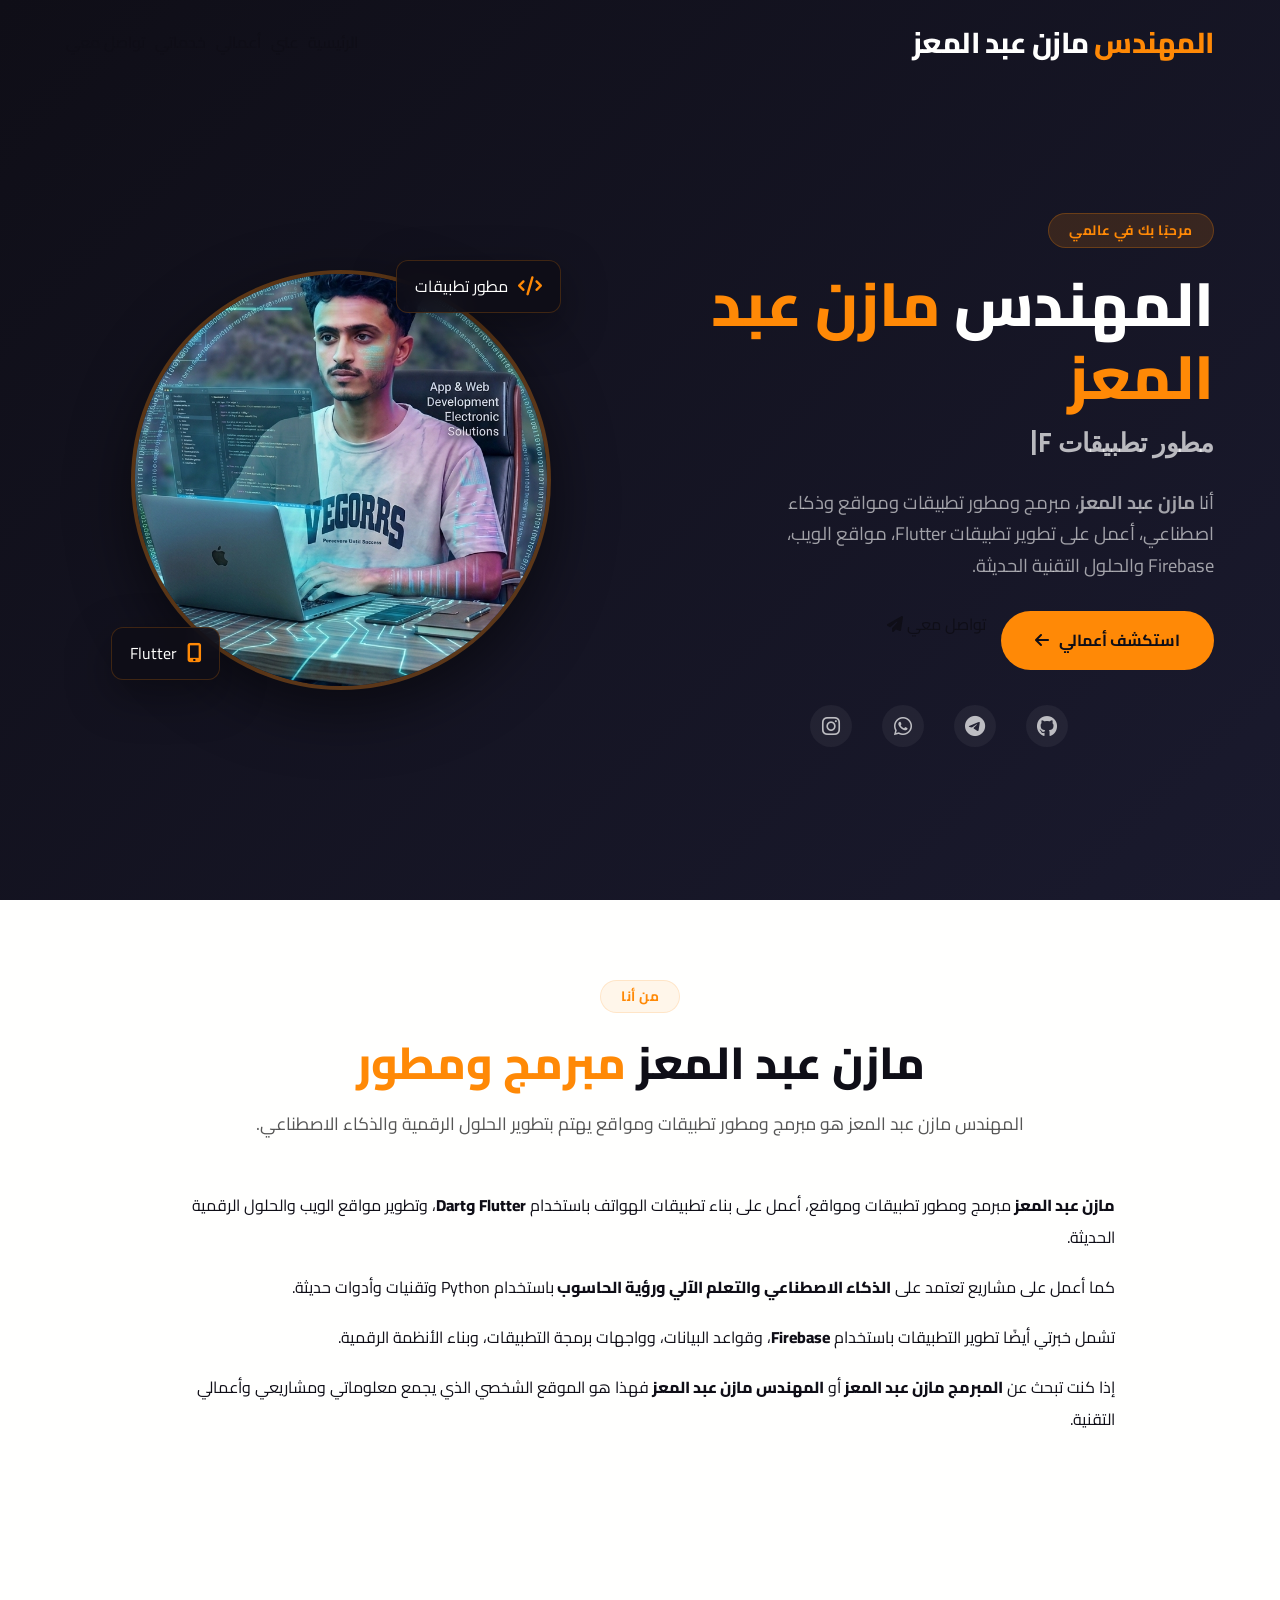
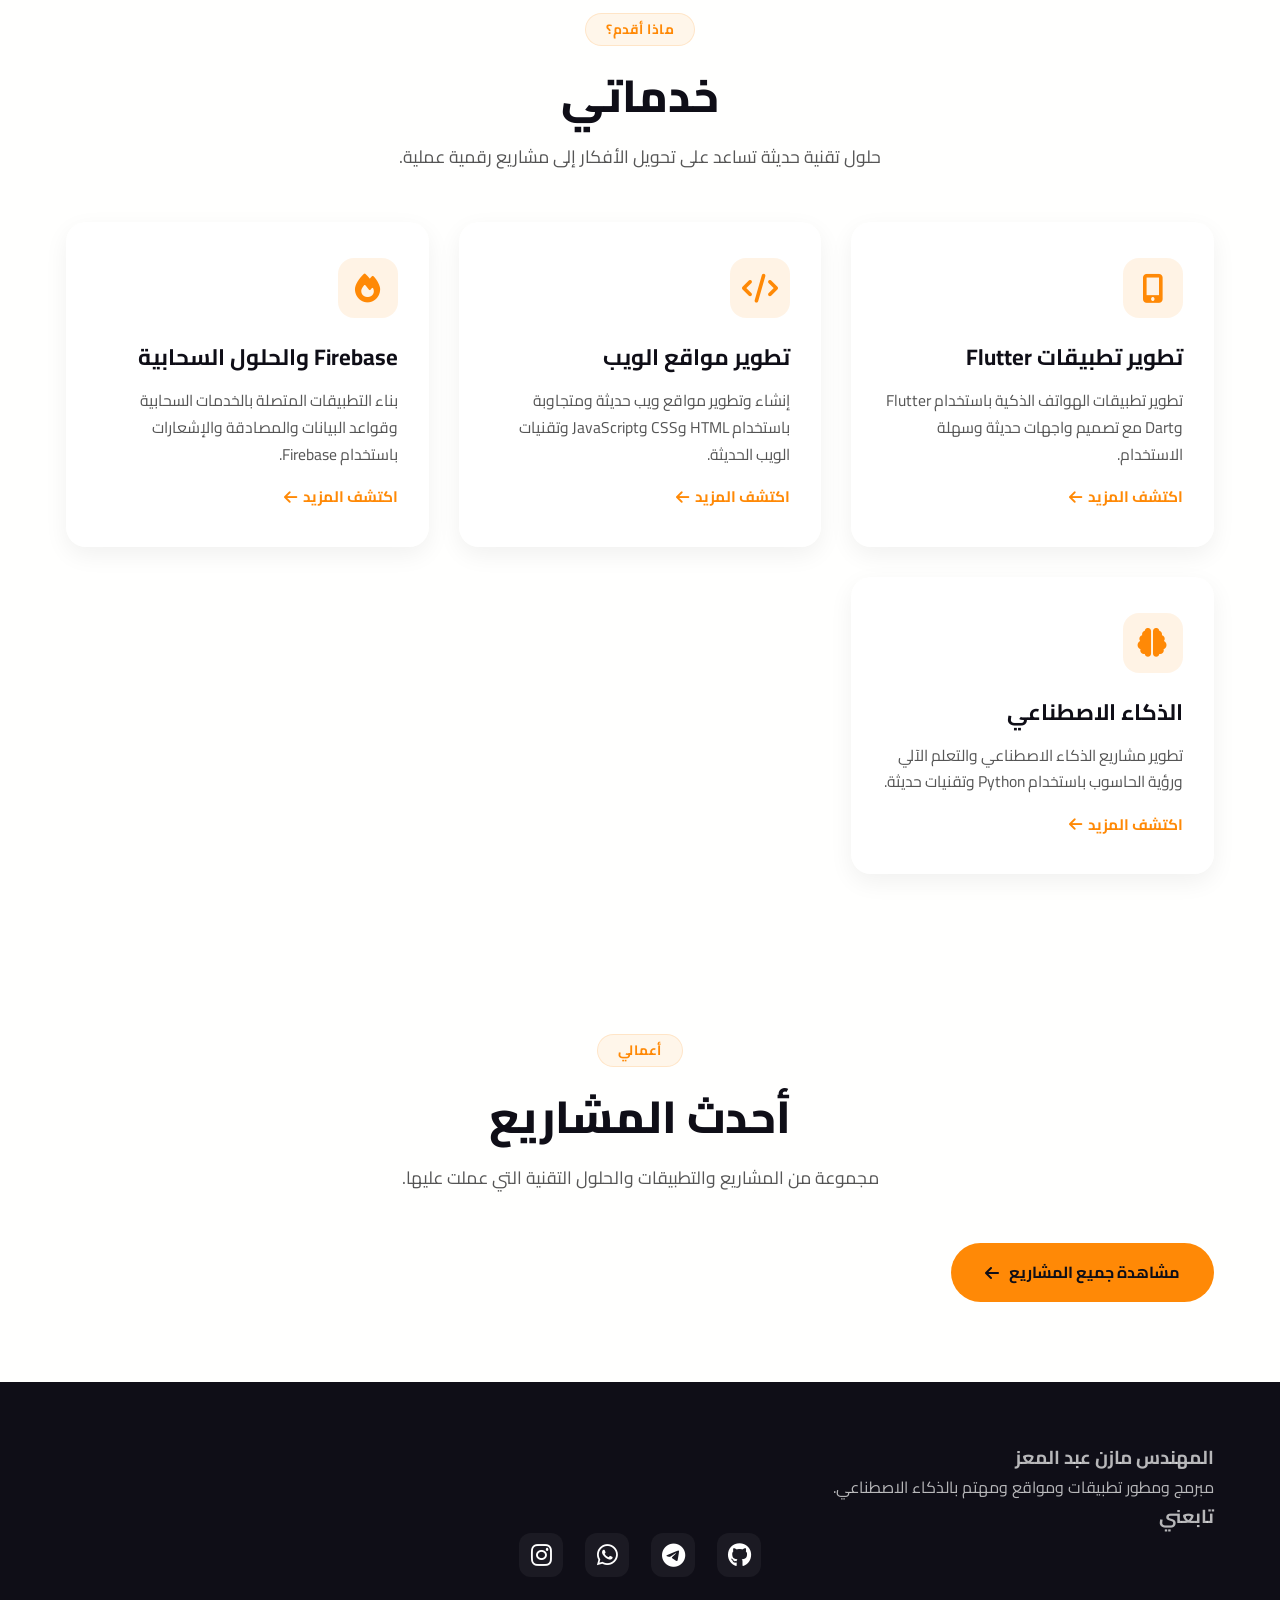
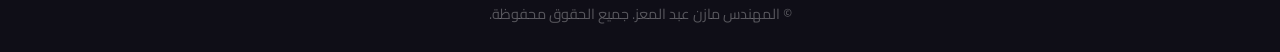
<file: index.html>
<!DOCTYPE html>
<html lang="ar" dir="rtl">

<head>
    <meta charset="UTF-8">

    <!-- Google Search Console -->
    <meta name="google-site-verification"
        content="iiGdF2uuU9yVvdqaG_cOqXJMwMVgN0vg58eUgwVLRSY">

    <!-- Mobile -->
    <meta name="viewport" content="width=device-width, initial-scale=1.0">

    <!-- SEO -->
    <title>المهندس مازن عبد المعز | مبرمج ومطور تطبيقات وذكاء اصطناعي</title>

    <meta name="description"
        content="المهندس مازن عبد المعز، مبرمج ومطور تطبيقات ومواقع وذكاء اصطناعي. أعمل على تطوير تطبيقات Flutter ومواقع الويب وFirebase ومشاريع الذكاء الاصطناعي والتعلم الآلي ورؤية الحاسوب.">

    <meta name="author" content="مازن عبد المعز">

    <meta name="robots"
        content="index, follow, max-image-preview:large, max-snippet:-1, max-video-preview:-1">

    <meta name="language" content="Arabic">

    <!-- Canonical -->
    <link rel="canonical"
        href="https://mazenalsharq22-lab.github.io/mazen_a_a/">

    <link rel="alternate"
        hreflang="ar"
        href="https://mazenalsharq22-lab.github.io/mazen_a_a/">

    <!-- Open Graph -->
    <meta property="og:type" content="website">

    <meta property="og:title"
        content="المهندس مازن عبد المعز | مبرمج ومطور تطبيقات وذكاء اصطناعي">

    <meta property="og:description"
        content="الموقع الشخصي للمهندس مازن عبد المعز، مبرمج ومطور تطبيقات Flutter ومواقع الويب ومشاريع الذكاء الاصطناعي.">

    <meta property="og:url"
        content="https://mazenalsharq22-lab.github.io/mazen_a_a/">

    <meta property="og:site_name"
        content="المهندس مازن عبد المعز">

    <meta property="og:locale" content="ar_AR">

    <meta property="og:image"
        content="https://mazenalsharq22-lab.github.io/mazen_a_a/images/mazen.png">

    <meta property="og:image:alt"
        content="المهندس مازن عبد المعز - مبرمج ومطور تطبيقات وذكاء اصطناعي">

    <!-- Twitter / X -->
    <meta name="twitter:card" content="summary_large_image">

    <meta name="twitter:title"
        content="المهندس مازن عبد المعز | مبرمج ومطور تطبيقات وذكاء اصطناعي">

    <meta name="twitter:description"
        content="الموقع الشخصي للمهندس مازن عبد المعز، مبرمج ومطور تطبيقات ومواقع وذكاء اصطناعي.">

    <meta name="twitter:image"
        content="https://mazenalsharq22-lab.github.io/mazen_a_a/images/mazen.png">

    <!-- =====================================================
         Structured Data - ProfilePage
    ====================================================== -->

    <script type="application/ld+json">
    {
        "@context": "https://schema.org",
        "@type": "ProfilePage",

        "@id": "https://mazenalsharq22-lab.github.io/mazen_a_a/#profile",

        "url": "https://mazenalsharq22-lab.github.io/mazen_a_a/",

        "name": "المهندس مازن عبد المعز",

        "description": "الموقع الشخصي للمهندس مازن عبد المعز، مبرمج ومطور تطبيقات ومواقع وذكاء اصطناعي.",

        "mainEntity": {

            "@type": "Person",

            "@id": "https://mazenalsharq22-lab.github.io/mazen_a_a/#person",

            "name": "مازن عبد المعز",

            "alternateName": [
                "المهندس مازن عبد المعز",
                "المبرمج مازن عبد المعز",
                "المهندس مازن",
                "المبرمج مازن",
                "مازن عبد المعز"
            ],

            "url": "https://mazenalsharq22-lab.github.io/mazen_a_a/",

            "image": "https://mazenalsharq22-lab.github.io/mazen_a_a/images/mazen.png",

            "jobTitle": "مبرمج ومطور تطبيقات ومواقع وذكاء اصطناعي",

            "description": "مازن عبد المعز، مبرمج ومطور تطبيقات ومواقع ومشاريع ذكاء اصطناعي، يعمل على Flutter وFirebase وPython وتطوير الحلول التقنية الحديثة.",

            "knowsAbout": [
                "Flutter",
                "Dart",
                "Firebase",
                "Python",
                "Artificial Intelligence",
                "Machine Learning",
                "Computer Vision",
                "FastAPI",
                "Web Development",
                "Mobile App Development",
                "Software Development"
            ],

            "sameAs": [
                "https://github.com/mazenalsharq22-lab",
                "https://t.me/ENG_MAZENNN",
                "https://instagram.com/eng.m_azen"
            ]
        }
    }
    </script>

    <!-- =====================================================
         Structured Data - WebSite
    ====================================================== -->

    <script type="application/ld+json">
    {
        "@context": "https://schema.org",

        "@type": "WebSite",

        "@id": "https://mazenalsharq22-lab.github.io/mazen_a_a/#website",

        "url": "https://mazenalsharq22-lab.github.io/mazen_a_a/",

        "name": "المهندس مازن عبد المعز",

        "alternateName": [
            "مازن عبد المعز",
            "المبرمج مازن عبد المعز",
            "المهندس مازن",
            "المبرمج مازن"
        ],

        "description": "الموقع الشخصي للمهندس مازن عبد المعز، مبرمج ومطور تطبيقات ومواقع وذكاء اصطناعي.",

        "inLanguage": "ar"
    }
    </script>

    <!-- Fonts -->
    <link rel="preconnect" href="https://fonts.googleapis.com">

    <link rel="preconnect"
        href="https://fonts.gstatic.com"
        crossorigin>

    <link
        href="https://fonts.googleapis.com/css2?family=Cairo:wght@400;600;700;800&family=Poppins:wght@400;600;700&display=swap"
        rel="stylesheet">

    <!-- Font Awesome -->
    <link
        rel="stylesheet"
        href="https://cdnjs.cloudflare.com/ajax/libs/font-awesome/6.5.0/css/all.min.css">

    <!-- CSS -->
    <link rel="stylesheet" href="style.css">

    <!-- Social Icons CSS -->
    <style>

        .footer-social .social-icons a {
            color: #ffffff !important;
            font-size: 1.5rem !important;
            transition: 0.3s;

            background: rgba(255, 255, 255, 0.05);

            border-radius: 12px;

            width: 44px;
            height: 44px;

            display: inline-flex !important;

            align-items: center;
            justify-content: center;

            text-decoration: none;

            margin: 0 5px;
        }

        .footer-social .social-icons a:hover {
            color: #ff8906 !important;

            background: rgba(255, 137, 6, 0.15);

            transform: translateY(-4px);
        }

        .hero-social a {
            color: rgba(255, 255, 255, 0.7) !important;

            font-size: 1.3rem !important;

            transition: 0.3s;

            width: 42px;
            height: 42px;

            display: inline-flex !important;

            align-items: center;
            justify-content: center;

            border-radius: 50%;

            background: rgba(255, 255, 255, 0.05);

            text-decoration: none;

            margin: 0 5px;
        }

        .hero-social a:hover {
            color: #ff8906 !important;

            background: rgba(255, 137, 6, 0.15);

            transform: translateY(-3px);
        }

        .social-icons {
            display: flex !important;

            gap: 12px;

            justify-content: center;

            flex-wrap: wrap;
        }

        .hero-social {
            display: flex !important;

            gap: 20px;

            justify-content: center;

            flex-wrap: wrap;
        }

        /* SEO Intro */

        .about-seo {
            position: relative;
        }

        .seo-intro {
            max-width: 950px;

            margin: 40px auto 0;

            line-height: 2;

            text-align: right;
        }

        .seo-intro p {
            margin-bottom: 18px;
        }

        .seo-intro strong {
            font-weight: 800;
        }

        /* Accessibility */

        a:focus-visible,
        button:focus-visible {
            outline: 3px solid #ff8906;

            outline-offset: 4px;
        }

    </style>

</head>


<body>


    <!-- =====================================================
         Navigation
    ====================================================== -->

    <nav id="navbar">

        <div class="container nav-container">

            <div class="logo">

                <a href="index.html"
                   aria-label="الصفحة الرئيسية - المهندس مازن عبد المعز">

                    <span>المهندس</span>
                    مازن عبد المعز

                </a>

            </div>


            <div class="nav-links">

                <a href="index.html">
                    الرئيسية
                </a>

                <a href="about.html">
                    عني
                </a>

                <a href="portfolio.html">
                    أعمالي
                </a>

                <a href="services.html">
                    خدماتي
                </a>

                <a href="contact.html">
                    تواصل معي
                </a>

            </div>


            <div class="menu-toggle"
                 aria-label="فتح القائمة">

                <i class="fas fa-bars"></i>

            </div>

        </div>

    </nav>



    <!-- =====================================================
         Hero Section
    ====================================================== -->

    <main>

        <section class="hero">

            <div class="container hero-container">


                <!-- Hero Content -->

                <div class="hero-content">

                    <span class="hero-badge">

                        مرحبًا بك في عالمي

                    </span>


                    <!-- H1 واحد فقط -->

                    <h1>

                        المهندس

                        <span class="highlight">

                            مازن عبد المعز

                        </span>

                    </h1>


                    <div class="typing-wrapper">

                        <span
                            class="typing-text"
                            id="typingText">
                        </span>

                    </div>


                    <p class="hero-description">

                        أنا <strong>مازن عبد المعز</strong>،
                        مبرمج ومطور تطبيقات ومواقع وذكاء اصطناعي،
                        أعمل على تطوير تطبيقات Flutter،
                        مواقع الويب، Firebase والحلول التقنية الحديثة.

                    </p>


                    <!-- Buttons -->

                    <div class="hero-buttons">

                        <a
                            href="portfolio.html"
                            class="btn btn-primary">

                            استكشف أعمالي

                            <i class="fas fa-arrow-left"></i>

                        </a>


                        <a
                            href="contact.html"
                            class="btn btn-secondary">

                            تواصل معي

                            <i class="fas fa-paper-plane"></i>

                        </a>

                    </div>


                    <!-- Social -->

                    <div class="hero-social">

                        <a
                            href="https://github.com/mazenalsharq22-lab"
                            target="_blank"
                            rel="noopener noreferrer"
                            aria-label="GitHub">

                            <i class="fab fa-github"></i>

                        </a>


                        <a
                            href="https://t.me/ENG_MAZENNN"
                            target="_blank"
                            rel="noopener noreferrer"
                            aria-label="Telegram">

                            <i class="fab fa-telegram"></i>

                        </a>


                        <a
                            href="https://wa.me/967712433463"
                            target="_blank"
                            rel="noopener noreferrer"
                            aria-label="WhatsApp">

                            <i class="fab fa-whatsapp"></i>

                        </a>


                        <a
                            href="https://instagram.com/eng.m_azen"
                            target="_blank"
                            rel="noopener noreferrer"
                            aria-label="Instagram">

                            <i class="fab fa-instagram"></i>

                        </a>

                    </div>

                </div>



                <!-- Hero Image -->
<div class="hero-image">

    <div class="image-wrapper">

        <img
            src="images/mazen.png"
            alt="المهندس مازن عبد المعز - مبرمج ومطور تطبيقات وذكاء اصطناعي">

        <div class="floating-badge">

            <i class="fas fa-code"></i>

            <span>
                مطور تطبيقات
            </span>

        </div>


        <div class="floating-badge second">

            <i class="fas fa-mobile-alt"></i>

            <span>
                Flutter
            </span>

        </div>

    </div>

</div>

            </div>

        </section>



        <!-- =====================================================
             About SEO Section
        ====================================================== -->

        <section class="about-seo section-padding">

            <div class="container">

                <div class="section-header">

                    <span class="section-tag">
                        من أنا
                    </span>


                    <h2>

                        مازن عبد المعز

                        <span class="highlight">
                            مبرمج ومطور
                        </span>

                    </h2>


                    <p>

                        المهندس مازن عبد المعز هو مبرمج ومطور
                        تطبيقات ومواقع يهتم بتطوير الحلول الرقمية
                        والذكاء الاصطناعي.

                    </p>

                </div>


                <div class="seo-intro">

                    <p>

                        <strong>
                            مازن عبد المعز
                        </strong>

                        مبرمج ومطور تطبيقات ومواقع،
                        أعمل على بناء تطبيقات الهواتف باستخدام
                        <strong>Flutter وDart</strong>،
                        وتطوير مواقع الويب والحلول الرقمية الحديثة.

                    </p>


                    <p>

                        كما أعمل على مشاريع تعتمد على
                        <strong>
                            الذكاء الاصطناعي والتعلم الآلي ورؤية الحاسوب
                        </strong>

                        باستخدام Python وتقنيات وأدوات حديثة.

                    </p>


                    <p>

                        تشمل خبرتي أيضًا تطوير التطبيقات باستخدام
                        <strong>Firebase</strong>،
                        وقواعد البيانات،
                        وواجهات برمجة التطبيقات،
                        وبناء الأنظمة الرقمية.

                    </p>


                    <p>

                        إذا كنت تبحث عن
                        <strong>
                            المبرمج مازن عبد المعز
                        </strong>

                        أو
                        <strong>
                            المهندس مازن عبد المعز
                        </strong>

                        فهذا هو الموقع الشخصي الذي يجمع معلوماتي
                        ومشاريعي وأعمالي التقنية.

                    </p>

                </div>

            </div>

        </section>



        <!-- =====================================================
             Services
        ====================================================== -->

        <section class="services section-padding">

            <div class="container">

                <div class="section-header">

                    <span class="section-tag">
                        ماذا أقدم؟
                    </span>

                    <h2>
                        خدماتي
                    </h2>

                    <p>
                        حلول تقنية حديثة تساعد على تحويل الأفكار
                        إلى مشاريع رقمية عملية.
                    </p>

                </div>


                <div class="services-grid">


                    <!-- Flutter -->

                    <div class="service-card glass-card">

                        <div class="service-icon">

                            <i class="fas fa-mobile-screen-button"></i>

                        </div>

                        <h3>
                            تطوير تطبيقات Flutter
                        </h3>

                        <p>

                            تطوير تطبيقات الهواتف الذكية
                            باستخدام Flutter وDart
                            مع تصميم واجهات حديثة وسهلة الاستخدام.

                        </p>

                        <a
                            href="services.html"
                            class="card-link">

                            اكتشف المزيد

                            <i class="fas fa-arrow-left"></i>

                        </a>

                    </div>



                    <!-- Websites -->

                    <div class="service-card glass-card">

                        <div class="service-icon">

                            <i class="fas fa-code"></i>

                        </div>

                        <h3>
                            تطوير مواقع الويب
                        </h3>

                        <p>

                            إنشاء وتطوير مواقع ويب حديثة
                            ومتجاوبة باستخدام HTML وCSS وJavaScript
                            وتقنيات الويب الحديثة.

                        </p>

                        <a
                            href="services.html"
                            class="card-link">

                            اكتشف المزيد

                            <i class="fas fa-arrow-left"></i>

                        </a>

                    </div>



                    <!-- Firebase -->

                    <div class="service-card glass-card">

                        <div class="service-icon">

                            <i class="fas fa-fire"></i>

                        </div>

                        <h3>
                            Firebase والحلول السحابية
                        </h3>

                        <p>

                            بناء التطبيقات المتصلة بالخدمات السحابية
                            وقواعد البيانات والمصادقة والإشعارات
                            باستخدام Firebase.

                        </p>

                        <a
                            href="services.html"
                            class="card-link">

                            اكتشف المزيد

                            <i class="fas fa-arrow-left"></i>

                        </a>

                    </div>



                    <!-- Artificial Intelligence -->

                    <div class="service-card glass-card">

                        <div class="service-icon">

                            <i class="fas fa-brain"></i>

                        </div>

                        <h3>
                            الذكاء الاصطناعي
                        </h3>

                        <p>

                            تطوير مشاريع الذكاء الاصطناعي
                            والتعلم الآلي ورؤية الحاسوب
                            باستخدام Python وتقنيات حديثة.

                        </p>

                        <a
                            href="services.html"
                            class="card-link">

                            اكتشف المزيد

                            <i class="fas fa-arrow-left"></i>

                        </a>

                    </div>


                </div>

            </div>

        </section>



        <!-- =====================================================
             Portfolio Preview
        ====================================================== -->

        <section class="portfolio-preview section-padding">

            <div class="container">

                <div class="section-header">

                    <span class="section-tag">
                        أعمالي
                    </span>

                    <h2>
                        أحدث المشاريع
                    </h2>

                    <p>

                        مجموعة من المشاريع والتطبيقات
                        والحلول التقنية التي عملت عليها.

                    </p>

                </div>


                <div class="portfolio-button">

                    <a
                        href="portfolio.html"
                        class="btn btn-primary">

                        مشاهدة جميع المشاريع

                        <i class="fas fa-arrow-left"></i>

                    </a>

                </div>

            </div>

        </section>



    </main>



    <!-- =====================================================
         Footer
    ====================================================== -->

    <footer>

        <div class="container">

            <div class="footer-content">


                <div class="footer-info">

                    <h3>
                        المهندس مازن عبد المعز
                    </h3>

                    <p>

                        مبرمج ومطور تطبيقات ومواقع
                        ومهتم بالذكاء الاصطناعي.

                    </p>

                </div>



                <div class="footer-social">

                    <h3>
                        تابعني
                    </h3>


                    <div class="social-icons">


                        <a
                            href="https://github.com/mazenalsharq22-lab"
                            target="_blank"
                            rel="noopener noreferrer"
                            aria-label="GitHub">

                            <i class="fab fa-github"></i>

                        </a>


                        <a
                            href="https://t.me/ENG_MAZENNN"
                            target="_blank"
                            rel="noopener noreferrer"
                            aria-label="Telegram">

                            <i class="fab fa-telegram"></i>

                        </a>


                        <a
                            href="https://wa.me/967712433463"
                            target="_blank"
                            rel="noopener noreferrer"
                            aria-label="WhatsApp">

                            <i class="fab fa-whatsapp"></i>

                        </a>


                        <a
                            href="https://instagram.com/eng.m_azen"
                            target="_blank"
                            rel="noopener noreferrer"
                            aria-label="Instagram">

                            <i class="fab fa-instagram"></i>

                        </a>

                    </div>

                </div>


            </div>


            <div class="footer-bottom">

                <p>

                    ©
                    <span id="currentYear"></span>

                    المهندس مازن عبد المعز.
                    جميع الحقوق محفوظة.

                </p>

            </div>

        </div>

    </footer>



    <!-- JavaScript -->

    <script src="script.js"></script>


    <script>

        /* السنة الحالية */

        const yearElement =
            document.getElementById("currentYear");

        if (yearElement) {

            yearElement.textContent =
                new Date().getFullYear();

        }


        /* Mobile Menu */

        const menuToggle =
            document.querySelector(".menu-toggle");

        const navLinks =
            document.querySelector(".nav-links");

        if (menuToggle && navLinks) {

            menuToggle.addEventListener("click", function () {

                navLinks.classList.toggle("active");

            });

        }

    </script>


</body>

</html>
</file>
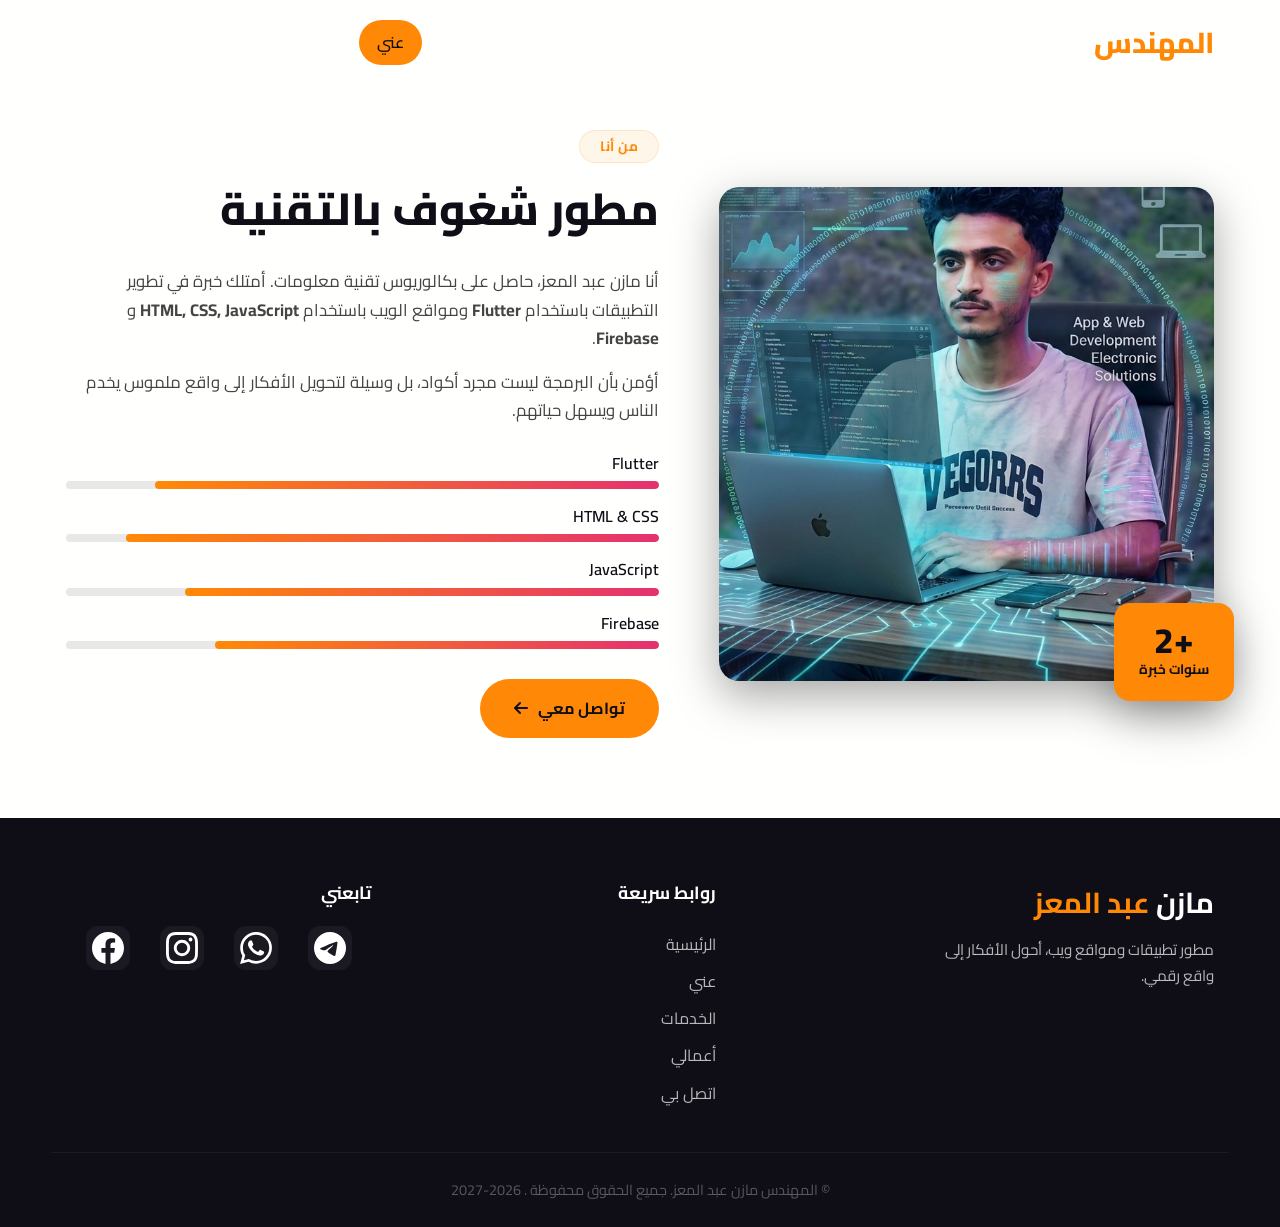
<file: about.html>
<!DOCTYPE html>
<html lang="ar" dir="rtl">
<head>
    <meta charset="UTF-8" />
    <meta name="viewport" content="width=device-width, initial-scale=1.0" />
    <title>عني - مازن عبد المعز</title>
    <link rel="preconnect" href="https://fonts.googleapis.com" />
    <link rel="preconnect" href="https://fonts.gstatic.com" crossorigin />
    <link href="https://fonts.googleapis.com/css2?family=Cairo:wght@400;700;800&family=Poppins:wght@400;600;700&display=swap" rel="stylesheet" />
    <link rel="stylesheet" href="https://cdnjs.cloudflare.com/ajax/libs/font-awesome/6.5.0/css/all.min.css" />
    <link rel="stylesheet" href="https://cdnjs.cloudflare.com/ajax/libs/font-awesome/6.4.2/css/all.min.css" />
    <link rel="stylesheet" href="style.css" />
    <style>
        .footer-social .social-icons a {
            color: #ffffff !important;
            font-size: 1.5rem !important;
            transition: 0.3s;
            background: rgba(255, 255, 255, 0.05);
            border-radius: 12px;
            width: 44px;
            height: 44px;
            display: inline-flex !important;
            align-items: center;
            justify-content: center;
            text-decoration: none;
            margin: 0 5px;
        }
        .footer-social .social-icons a:hover {
            color: #ff8906 !important;
            background: rgba(255, 137, 6, 0.15);
            transform: translateY(-4px);
        }
        .social-icons {
            display: flex !important;
            gap: 12px;
            justify-content: center;
        }
    </style>
</head>
<body>

    <nav id="navbar">
        <div class="container nav-container">
            <div class="logo">
                <a href="index.html"><span>المهندس</span> مازن عبد المعز</a>
            </div>
            <ul class="nav-links" id="navLinks">
                <li><a href="index.html">الرئيسية</a></li>
                <li><a href="about.html" class="active">عني</a></li>
                <li><a href="services.html">الخدمات</a></li>
                <li><a href="portfolio.html">أعمالي</a></li>
                <li><a href="contact.html">اتصل بي</a></li>
            </ul>
            <div class="menu-toggle" id="mobile-menu">
                <i class="fas fa-bars"></i>
            </div>
        </div>
    </nav>

    <!-- صفحة عني -->
    <section class="page-section about-page">
        <div class="container">
            <div class="about-grid">
                <div class="about-image">
                    <img src="images\mazen.png" alt="مازن عبد المعز" />
                    <div class="experience-badge">
                        <span>+2</span>
                        <p>سنوات خبرة</p>
                    </div>
                </div>
                <div class="about-content">
                    <span class="section-tag">من أنا</span>
                    <h1>مطور شغوف <span class="highlight">بالتقنية</span></h1>
                    <p class="about-text">
                        أنا مازن عبد المعز، حاصل على بكالوريوس تقنية معلومات. أمتلك خبرة في تطوير التطبيقات باستخدام <strong>Flutter</strong> ومواقع الويب باستخدام <strong>HTML, CSS, JavaScript</strong> و <strong>Firebase</strong>.
                    </p>
                    <p class="about-text">
                        أؤمن بأن البرمجة ليست مجرد أكواد، بل وسيلة لتحويل الأفكار إلى واقع ملموس يخدم الناس ويسهل حياتهم.
                    </p>
                    <div class="about-skills">
                        <div class="skill-item">
                            <span class="skill-name">Flutter</span>
                            <div class="skill-bar"><span style="width: 85%;"></span></div>
                        </div>
                        <div class="skill-item">
                            <span class="skill-name">HTML &amp; CSS</span>
                            <div class="skill-bar"><span style="width: 90%;"></span></div>
                        </div>
                        <div class="skill-item">
                            <span class="skill-name">JavaScript</span>
                            <div class="skill-bar"><span style="width: 80%;"></span></div>
                        </div>
                        <div class="skill-item">
                            <span class="skill-name">Firebase</span>
                            <div class="skill-bar"><span style="width: 75%;"></span></div>
                        </div>
                    </div>
                    <a href="contact.html" class="btn-primary">تواصل معي <i class="fas fa-arrow-left"></i></a>
                </div>
            </div>
        </div>
    </section>

    <footer>
        <div class="container footer-container">
            <div class="footer-brand">
                <h3>مازن <span>عبد المعز</span></h3>
                <p>مطور تطبيقات ومواقع ويب، أحول الأفكار إلى واقع رقمي.</p>
            </div>
            <div class="footer-links">
                <h4>روابط سريعة</h4>
                <ul>
                    <li><a href="index.html">الرئيسية</a></li>
                    <li><a href="about.html">عني</a></li>
                    <li><a href="services.html">الخدمات</a></li>
                    <li><a href="portfolio.html">أعمالي</a></li>
                    <li><a href="contact.html">اتصل بي</a></li>
                </ul>
            </div>
                    <div class="footer-social">
    <h4>تابعني</h4>
    <div class="social-icons" style="display:flex;gap:20px;justify-content:center;font-size:1.8rem;">
        <!-- تليجرام -->
        <a href="https://t.me/ENG_MAZENNN" target="_blank" 
           style="color:#ffffff;text-decoration:none;transition:0.3s;display:inline-block;"
           onmouseover="this.style.color='#0088cc';this.style.transform='scale(1.2)';"
           onmouseout="this.style.color='#ffffff';this.style.transform='scale(1)';">
           <svg xmlns="http://www.w3.org/2000/svg" width="32" height="32" viewBox="0 0 24 24" fill="currentColor">
               <path d="M11.944 0A12 12 0 0 0 0 12a12 12 0 0 0 12 12 12 12 0 0 0 12-12A12 12 0 0 0 12 0a12 12 0 0 0-.056 0zm4.962 7.224c.1-.002.321.023.465.14a.506.506 0 0 1 .171.325c.016.093.036.306.02.472-.18 1.898-.962 6.502-1.36 8.627-.168.9-.499 1.201-.82 1.23-.696.065-1.225-.46-1.9-.902-1.056-.693-1.653-1.124-2.678-1.8-1.185-.78-.417-1.21.258-1.91.177-.184 3.247-2.977 3.307-3.23.007-.032.014-.15-.056-.212s-.174-.041-.249-.024c-.106.024-1.793 1.14-5.061 3.345-.48.33-.913.49-1.302.48-.428-.008-1.252-.241-1.865-.44-.752-.245-1.349-.374-1.297-.789.027-.216.325-.437.893-.663 3.498-1.524 5.83-2.529 6.998-3.014 3.332-1.386 4.025-1.627 4.476-1.635z"/>
           </svg>
        </a>
        <!-- واتساب -->
        <a href="https://wa.me/967712433463" target="_blank" 
           style="color:#ffffff;text-decoration:none;transition:0.3s;display:inline-block;"
           onmouseover="this.style.color='#25D366';this.style.transform='scale(1.2)';"
           onmouseout="this.style.color='#ffffff';this.style.transform='scale(1)';">
           <svg xmlns="http://www.w3.org/2000/svg" width="32" height="32" viewBox="0 0 24 24" fill="currentColor">
               <path d="M17.472 14.382c-.297-.149-1.758-.867-2.03-.967-.273-.099-.471-.148-.67.15-.197.297-.767.966-.94 1.164-.173.199-.347.223-.644.075-.297-.15-1.255-.463-2.39-1.475-.883-.788-1.48-1.761-1.653-2.059-.173-.297-.018-.458.13-.606.134-.133.298-.347.446-.52.149-.174.198-.298.298-.497.099-.198.05-.371-.025-.52-.075-.149-.669-1.612-.916-2.207-.242-.579-.487-.5-.669-.51-.173-.008-.371-.01-.57-.01-.198 0-.52.074-.792.372-.272.297-1.04 1.016-1.04 2.479 0 1.462 1.065 2.875 1.213 3.074.149.198 2.096 3.2 5.077 4.487.709.306 1.262.489 1.694.625.712.227 1.36.195 1.871.118.571-.085 1.758-.719 2.006-1.413.248-.694.248-1.289.173-1.413-.074-.124-.272-.198-.57-.347m-5.421 7.403h-.004a9.87 9.87 0 01-5.031-1.378l-.361-.214-3.741.982.998-3.648-.235-.374a9.86 9.86 0 01-1.51-5.26c.001-5.45 4.436-9.884 9.888-9.884 2.64 0 5.122 1.03 6.988 2.898a9.825 9.825 0 012.893 6.994c-.003 5.45-4.437 9.884-9.885 9.884m8.413-18.297A11.815 11.815 0 0012.05 0C5.495 0 .16 5.335.157 11.892c0 2.096.547 4.142 1.588 5.945L.057 24l6.305-1.654a11.882 11.882 0 005.683 1.448h.005c6.554 0 11.89-5.335 11.893-11.893a11.821 11.821 0 00-3.48-8.413z"/>
           </svg>
        </a>
        <!-- إنستغرام -->
        <a href="https://instagram.com/eng.m_azen" target="_blank" 
           style="color:#ffffff;text-decoration:none;transition:0.3s;display:inline-block;"
           onmouseover="this.style.color='#E4405F';this.style.transform='scale(1.2)';"
           onmouseout="this.style.color='#ffffff';this.style.transform='scale(1)';">
           <svg xmlns="http://www.w3.org/2000/svg" width="32" height="32" viewBox="0 0 24 24" fill="currentColor">
               <path d="M12 2.163c3.204 0 3.584.012 4.85.07 3.252.148 4.771 1.691 4.919 4.919.058 1.265.069 1.645.069 4.849 0 3.205-.012 3.584-.069 4.849-.149 3.225-1.664 4.771-4.919 4.919-1.266.058-1.644.07-4.85.07-3.204 0-3.584-.012-4.849-.07-3.26-.149-4.771-1.699-4.919-4.92-.058-1.265-.07-1.644-.07-4.849 0-3.204.013-3.583.07-4.849.149-3.227 1.664-4.771 4.919-4.919 1.266-.057 1.645-.069 4.849-.069zM12 0C8.741 0 8.333.014 7.053.072 2.695.272.273 2.69.073 7.052.014 8.333 0 8.741 0 12c0 3.259.014 3.668.072 4.948.2 4.358 2.618 6.78 6.98 6.98C8.333 23.986 8.741 24 12 24c3.259 0 3.668-.014 4.948-.072 4.354-.2 6.782-2.618 6.979-6.98.059-1.28.073-1.689.073-4.948 0-3.259-.014-3.667-.072-4.947-.196-4.354-2.617-6.78-6.979-6.98C15.668.014 15.259 0 12 0zm0 5.838a6.162 6.162 0 100 12.324 6.162 6.162 0 000-12.324zM12 16a4 4 0 110-8 4 4 0 010 8zm6.406-11.845a1.44 1.44 0 100 2.881 1.44 1.44 0 000-2.881z"/>
           </svg>
        </a>
        <!-- فيسبوك -->
        <a href="https://facebook.com/مازن عبد المعز الشرقي" target="_blank" 
           style="color:#ffffff;text-decoration:none;transition:0.3s;display:inline-block;"
           onmouseover="this.style.color='#1877F2';this.style.transform='scale(1.2)';"
           onmouseout="this.style.color='#ffffff';this.style.transform='scale(1)';">
           <svg xmlns="http://www.w3.org/2000/svg" width="32" height="32" viewBox="0 0 24 24" fill="currentColor">
               <path d="M24 12.073c0-6.627-5.373-12-12-12s-12 5.373-12 12c0 5.99 4.388 10.954 10.125 11.854v-8.385H7.078v-3.47h3.047V9.43c0-3.007 1.792-4.669 4.533-4.669 1.312 0 2.686.235 2.686.235v2.953H15.83c-1.491 0-1.956.925-1.956 1.874v2.25h3.328l-.532 3.47h-2.796v8.385C19.612 23.027 24 18.062 24 12.073z"/>
           </svg>
        </a>
    </div>
</div>
        </div>
        <div class="footer-bottom">
            <p>&copy; المهندس مازن عبد المعز. جميع الحقوق محفوظة    . 2026-2027</p>
        </div>
    </footer>

    <script src="script.js"></script>
</body>
</html>
</file>
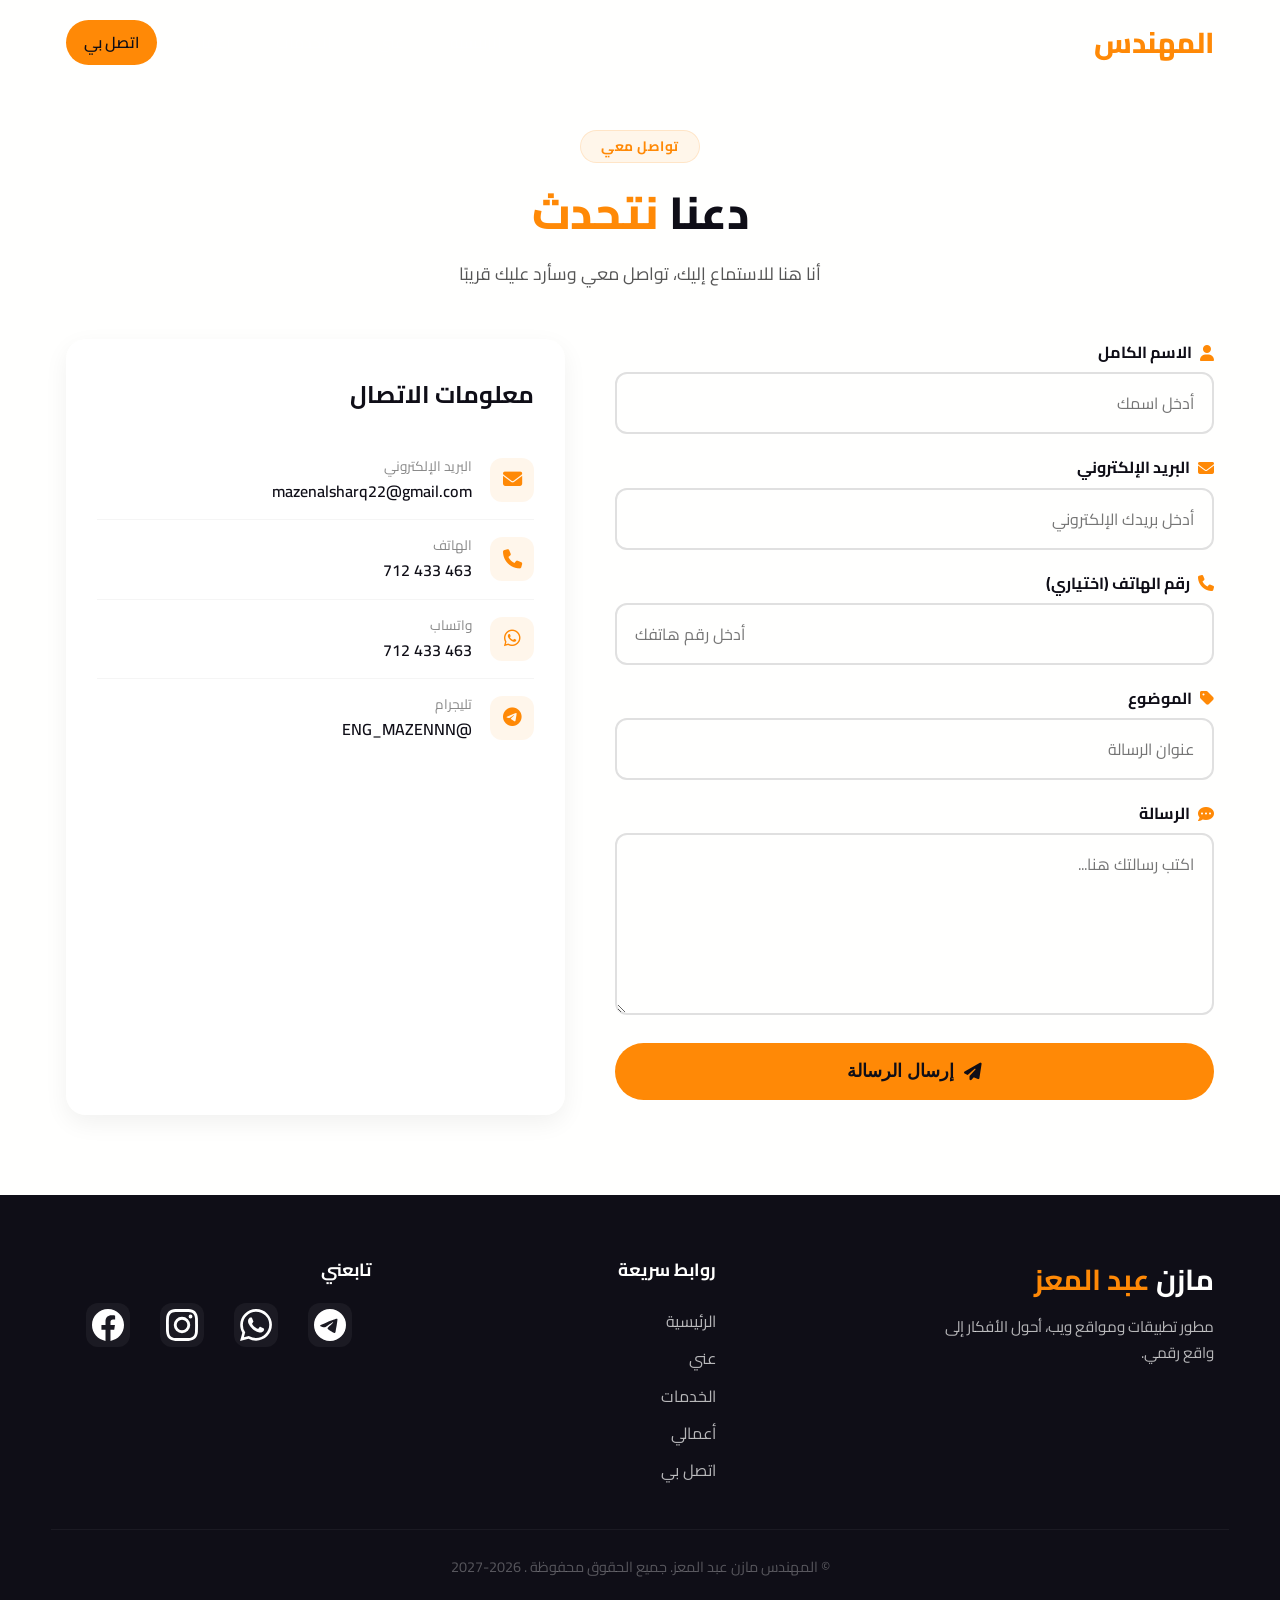
<file: contact.html>
<!DOCTYPE html>
<html lang="ar" dir="rtl">
<head>
    <meta charset="UTF-8" />
    <meta name="viewport" content="width=device-width, initial-scale=1.0" />
    <title>اتصل بي - مازن عبد المعز</title>
    <link rel="preconnect" href="https://fonts.googleapis.com" />
    <link rel="preconnect" href="https://fonts.gstatic.com" crossorigin />
    <link href="https://fonts.googleapis.com/css2?family=Cairo:wght@400;700;800&family=Poppins:wght@400;600;700&display=swap" rel="stylesheet" />
    <link rel="stylesheet" href="https://cdnjs.cloudflare.com/ajax/libs/font-awesome/6.5.0/css/all.min.css" />
    <link rel="stylesheet" href="https://cdnjs.cloudflare.com/ajax/libs/font-awesome/6.4.2/css/all.min.css" />
    <link rel="stylesheet" href="style.css" />
    <style>
        .footer-social .social-icons a {
            color: #ffffff !important;
            font-size: 1.5rem !important;
            transition: 0.3s;
            background: rgba(255, 255, 255, 0.05);
            border-radius: 12px;
            width: 44px;
            height: 44px;
            display: inline-flex !important;
            align-items: center;
            justify-content: center;
            text-decoration: none;
            margin: 0 5px;
        }
        .footer-social .social-icons a:hover {
            color: #ff8906 !important;
            background: rgba(255, 137, 6, 0.15);
            transform: translateY(-4px);
        }
        .social-icons {
            display: flex !important;
            gap: 12px;
            justify-content: center;
        }
    </style>
</head>
<body>

    <nav id="navbar">
        <div class="container nav-container">
            <div class="logo">
                <a href="index.html"><span>المهندس</span> مازن عبد المعز</a>
            </div>
            <ul class="nav-links" id="navLinks">
                <li><a href="index.html">الرئيسية</a></li>
                <li><a href="about.html">عني</a></li>
                <li><a href="services.html">الخدمات</a></li>
                <li><a href="portfolio.html">أعمالي</a></li>
                <li><a href="contact.html" class="active">اتصل بي</a></li>
            </ul>
            <div class="menu-toggle" id="mobile-menu">
                <i class="fas fa-bars"></i>
            </div>
        </div>
    </nav>

    <section class="page-section contact-page">
        <div class="container">
            <div class="section-header">
                <span class="section-tag">تواصل معي</span>
                <h1>دعنا <span class="highlight">نتحدث</span></h1>
                <p>أنا هنا للاستماع إليك، تواصل معي وسأرد عليك قريبًا</p>
            </div>
            <div class="contact-wrapper">
                <form id="contactForm" class="contact-form" onsubmit="sendEmail(event)">
                    <div class="form-group">
                        <label for="name"><i class="fas fa-user"></i> الاسم الكامل</label>
                        <input type="text" id="name" placeholder="أدخل اسمك" required />
                    </div>
                    <div class="form-group">
                        <label for="email"><i class="fas fa-envelope"></i> البريد الإلكتروني</label>
                        <input type="email" id="email" placeholder="أدخل بريدك الإلكتروني" required />
                    </div>
                    <div class="form-group">
                        <label for="phone"><i class="fas fa-phone"></i> رقم الهاتف (اختياري)</label>
                        <input type="tel" id="phone" placeholder="أدخل رقم هاتفك" />
                    </div>
                    <div class="form-group">
                        <label for="subject"><i class="fas fa-tag"></i> الموضوع</label>
                        <input type="text" id="subject" placeholder="عنوان الرسالة" required />
                    </div>
                    <div class="form-group">
                        <label for="message"><i class="fas fa-comment-dots"></i> الرسالة</label>
                        <textarea id="message" rows="5" placeholder="اكتب رسالتك هنا..." required></textarea>
                    </div>
                    <button type="submit" class="btn-primary" id="submitBtn">
                        <i class="fas fa-paper-plane"></i> إرسال الرسالة
                    </button>
                    <div id="formMessage" class="form-message"></div>
                </form>
                <div class="contact-info glass-card">
                    <h3>معلومات الاتصال</h3>
                    <div class="contact-item">
                        <i class="fas fa-envelope"></i>
                        <div>
                            <h4>البريد الإلكتروني</h4>
                            <p>mazenalsharq22@gmail.com</p>
                        </div>
                    </div>
                    <div class="contact-item">
                        <i class="fas fa-phone"></i>
                        <div>
                            <h4>الهاتف</h4>
                           <p>   463 433 712</p>
                        </div>
                    </div>
                    <div class="contact-item">
                        <i class="fab fa-whatsapp"></i>
                        <div>
                            <h4>واتساب</h4>
                            <p>   463 433 712</p>
                        </div>
                    </div>
                    <div class="contact-item">
                        <i class="fab fa-telegram-plane"></i>
                        <div>
                            <h4>تليجرام</h4>
                            <p>@ENG_MAZENNN</p>
                        </div>
                    </div>
                </div>
            </div>
        </div>
    </section>

    <footer>
        <div class="container footer-container">
            <div class="footer-brand">
                <h3>مازن <span>عبد المعز</span></h3>
                <p>مطور تطبيقات ومواقع ويب، أحول الأفكار إلى واقع رقمي.</p>
            </div>
            <div class="footer-links">
                <h4>روابط سريعة</h4>
                <ul>
                    <li><a href="index.html">الرئيسية</a></li>
                    <li><a href="about.html">عني</a></li>
                    <li><a href="services.html">الخدمات</a></li>
                    <li><a href="portfolio.html">أعمالي</a></li>
                    <li><a href="contact.html">اتصل بي</a></li>
                </ul>
            </div>
            <div class="footer-social">
                <h4>تابعني</h4>
                <div class="social-icons" style="display:flex;gap:20px;justify-content:center;font-size:1.8rem;">
                    <!-- تليجرام -->
                    <a href="https://t.me/ENG_MAZENNN" target="_blank" 
                       style="color:#ffffff;text-decoration:none;transition:0.3s;display:inline-block;"
                       onmouseover="this.style.color='#0088cc';this.style.transform='scale(1.2)';"
                       onmouseout="this.style.color='#ffffff';this.style.transform='scale(1)';">
                       <svg xmlns="http://www.w3.org/2000/svg" width="32" height="32" viewBox="0 0 24 24" fill="currentColor">
                           <path d="M11.944 0A12 12 0 0 0 0 12a12 12 0 0 0 12 12 12 12 0 0 0 12-12A12 12 0 0 0 12 0a12 12 0 0 0-.056 0zm4.962 7.224c.1-.002.321.023.465.14a.506.506 0 0 1 .171.325c.016.093.036.306.02.472-.18 1.898-.962 6.502-1.36 8.627-.168.9-.499 1.201-.82 1.23-.696.065-1.225-.46-1.9-.902-1.056-.693-1.653-1.124-2.678-1.8-1.185-.78-.417-1.21.258-1.91.177-.184 3.247-2.977 3.307-3.23.007-.032.014-.15-.056-.212s-.174-.041-.249-.024c-.106.024-1.793 1.14-5.061 3.345-.48.33-.913.49-1.302.48-.428-.008-1.252-.241-1.865-.44-.752-.245-1.349-.374-1.297-.789.027-.216.325-.437.893-.663 3.498-1.524 5.83-2.529 6.998-3.014 3.332-1.386 4.025-1.627 4.476-1.635z"/>
                       </svg>
                    </a>
                    <!-- واتساب -->
                    <a href="https://wa.me/967712433463" target="_blank" 
                       style="color:#ffffff;text-decoration:none;transition:0.3s;display:inline-block;"
                       onmouseover="this.style.color='#25D366';this.style.transform='scale(1.2)';"
                       onmouseout="this.style.color='#ffffff';this.style.transform='scale(1)';">
                       <svg xmlns="http://www.w3.org/2000/svg" width="32" height="32" viewBox="0 0 24 24" fill="currentColor">
                           <path d="M17.472 14.382c-.297-.149-1.758-.867-2.03-.967-.273-.099-.471-.148-.67.15-.197.297-.767.966-.94 1.164-.173.199-.347.223-.644.075-.297-.15-1.255-.463-2.39-1.475-.883-.788-1.48-1.761-1.653-2.059-.173-.297-.018-.458.13-.606.134-.133.298-.347.446-.52.149-.174.198-.298.298-.497.099-.198.05-.371-.025-.52-.075-.149-.669-1.612-.916-2.207-.242-.579-.487-.5-.669-.51-.173-.008-.371-.01-.57-.01-.198 0-.52.074-.792.372-.272.297-1.04 1.016-1.04 2.479 0 1.462 1.065 2.875 1.213 3.074.149.198 2.096 3.2 5.077 4.487.709.306 1.262.489 1.694.625.712.227 1.36.195 1.871.118.571-.085 1.758-.719 2.006-1.413.248-.694.248-1.289.173-1.413-.074-.124-.272-.198-.57-.347m-5.421 7.403h-.004a9.87 9.87 0 01-5.031-1.378l-.361-.214-3.741.982.998-3.648-.235-.374a9.86 9.86 0 01-1.51-5.26c.001-5.45 4.436-9.884 9.888-9.884 2.64 0 5.122 1.03 6.988 2.898a9.825 9.825 0 012.893 6.994c-.003 5.45-4.437 9.884-9.885 9.884m8.413-18.297A11.815 11.815 0 0012.05 0C5.495 0 .16 5.335.157 11.892c0 2.096.547 4.142 1.588 5.945L.057 24l6.305-1.654a11.882 11.882 0 005.683 1.448h.005c6.554 0 11.89-5.335 11.893-11.893a11.821 11.821 0 00-3.48-8.413z"/>
                       </svg>
                    </a>
                    <!-- إنستغرام -->
                    <a href="https://instagram.com/eng.m_azen" target="_blank" 
                       style="color:#ffffff;text-decoration:none;transition:0.3s;display:inline-block;"
                       onmouseover="this.style.color='#E4405F';this.style.transform='scale(1.2)';"
                       onmouseout="this.style.color='#ffffff';this.style.transform='scale(1)';">
                       <svg xmlns="http://www.w3.org/2000/svg" width="32" height="32" viewBox="0 0 24 24" fill="currentColor">
                           <path d="M12 2.163c3.204 0 3.584.012 4.85.07 3.252.148 4.771 1.691 4.919 4.919.058 1.265.069 1.645.069 4.849 0 3.205-.012 3.584-.069 4.849-.149 3.225-1.664 4.771-4.919 4.919-1.266.058-1.644.07-4.85.07-3.204 0-3.584-.012-4.849-.07-3.26-.149-4.771-1.699-4.919-4.92-.058-1.265-.07-1.644-.07-4.849 0-3.204.013-3.583.07-4.849.149-3.227 1.664-4.771 4.919-4.919 1.266-.057 1.645-.069 4.849-.069zM12 0C8.741 0 8.333.014 7.053.072 2.695.272.273 2.69.073 7.052.014 8.333 0 8.741 0 12c0 3.259.014 3.668.072 4.948.2 4.358 2.618 6.78 6.98 6.98C8.333 23.986 8.741 24 12 24c3.259 0 3.668-.014 4.948-.072 4.354-.2 6.782-2.618 6.979-6.98.059-1.28.073-1.689.073-4.948 0-3.259-.014-3.667-.072-4.947-.196-4.354-2.617-6.78-6.979-6.98C15.668.014 15.259 0 12 0zm0 5.838a6.162 6.162 0 100 12.324 6.162 6.162 0 000-12.324zM12 16a4 4 0 110-8 4 4 0 010 8zm6.406-11.845a1.44 1.44 0 100 2.881 1.44 1.44 0 000-2.881z"/>
                       </svg>
                    </a>
                    <!-- فيسبوك -->
                    <a href="https://www.facebook.com/profile.php?id=100086425856059" target="_blank" 
                       style="color:#ffffff;text-decoration:none;transition:0.3s;display:inline-block;"
                       onmouseover="this.style.color='#1877F2';this.style.transform='scale(1.2)';"
                       onmouseout="this.style.color='#ffffff';this.style.transform='scale(1)';">
                       <svg xmlns="http://www.w3.org/2000/svg" width="32" height="32" viewBox="0 0 24 24" fill="currentColor">
                           <path d="M24 12.073c0-6.627-5.373-12-12-12s-12 5.373-12 12c0 5.99 4.388 10.954 10.125 11.854v-8.385H7.078v-3.47h3.047V9.43c0-3.007 1.792-4.669 4.533-4.669 1.312 0 2.686.235 2.686.235v2.953H15.83c-1.491 0-1.956.925-1.956 1.874v2.25h3.328l-.532 3.47h-2.796v8.385C19.612 23.027 24 18.062 24 12.073z"/>
                       </svg>
                    </a>
                </div>
            </div>
        </div>
        <div class="footer-bottom">
            <p>&copy; المهندس مازن عبد المعز. جميع الحقوق محفوظة    . 2026-2027</p>
        </div>
    </footer>

    <script src="script.js"></script>
    <script>
        function sendEmail(event) {
            event.preventDefault();
            
            const name = document.getElementById('name').value;
            const email = document.getElementById('email').value;
            const phone = document.getElementById('phone').value || 'غير مذكور';
            const subject = document.getElementById('subject').value;
            const message = document.getElementById('message').value;
            const formMessage = document.getElementById('formMessage');
            const submitBtn = document.getElementById('submitBtn');

            // بناء نص الرسالة
            const body = `الاسم: ${name}%0Aالبريد: ${email}%0Aالهاتف: ${phone}%0A%0Aالرسالة:%0A${message}`;

            // تعطيل الزر أثناء الإرسال
            submitBtn.disabled = true;
            submitBtn.innerHTML = '<i class="fas fa-spinner fa-spin"></i> جاري التحويل...';

            // فتح بريد المستخدم مع تعبئة البيانات
            window.location.href = `mailto:mazenalsharq22@gmail.com?subject=${subject}&body=${body}`;

            // رسالة تأكيد
            formMessage.style.color = "#4CAF50";
            formMessage.textContent = "✅ تم فتح بريدك الإلكتروني، أرسل الرسالة لإتمام الإرسال.";
            
            // تفريغ الحقول
            document.getElementById('contactForm').reset();

            // إعادة تفعيل الزر بعد 3 ثواني
            setTimeout(() => {
                submitBtn.disabled = false;
                submitBtn.innerHTML = '<i class="fas fa-paper-plane"></i> إرسال الرسالة';
            }, 3000);
        }
    </script>
</body>
</html>
</file>
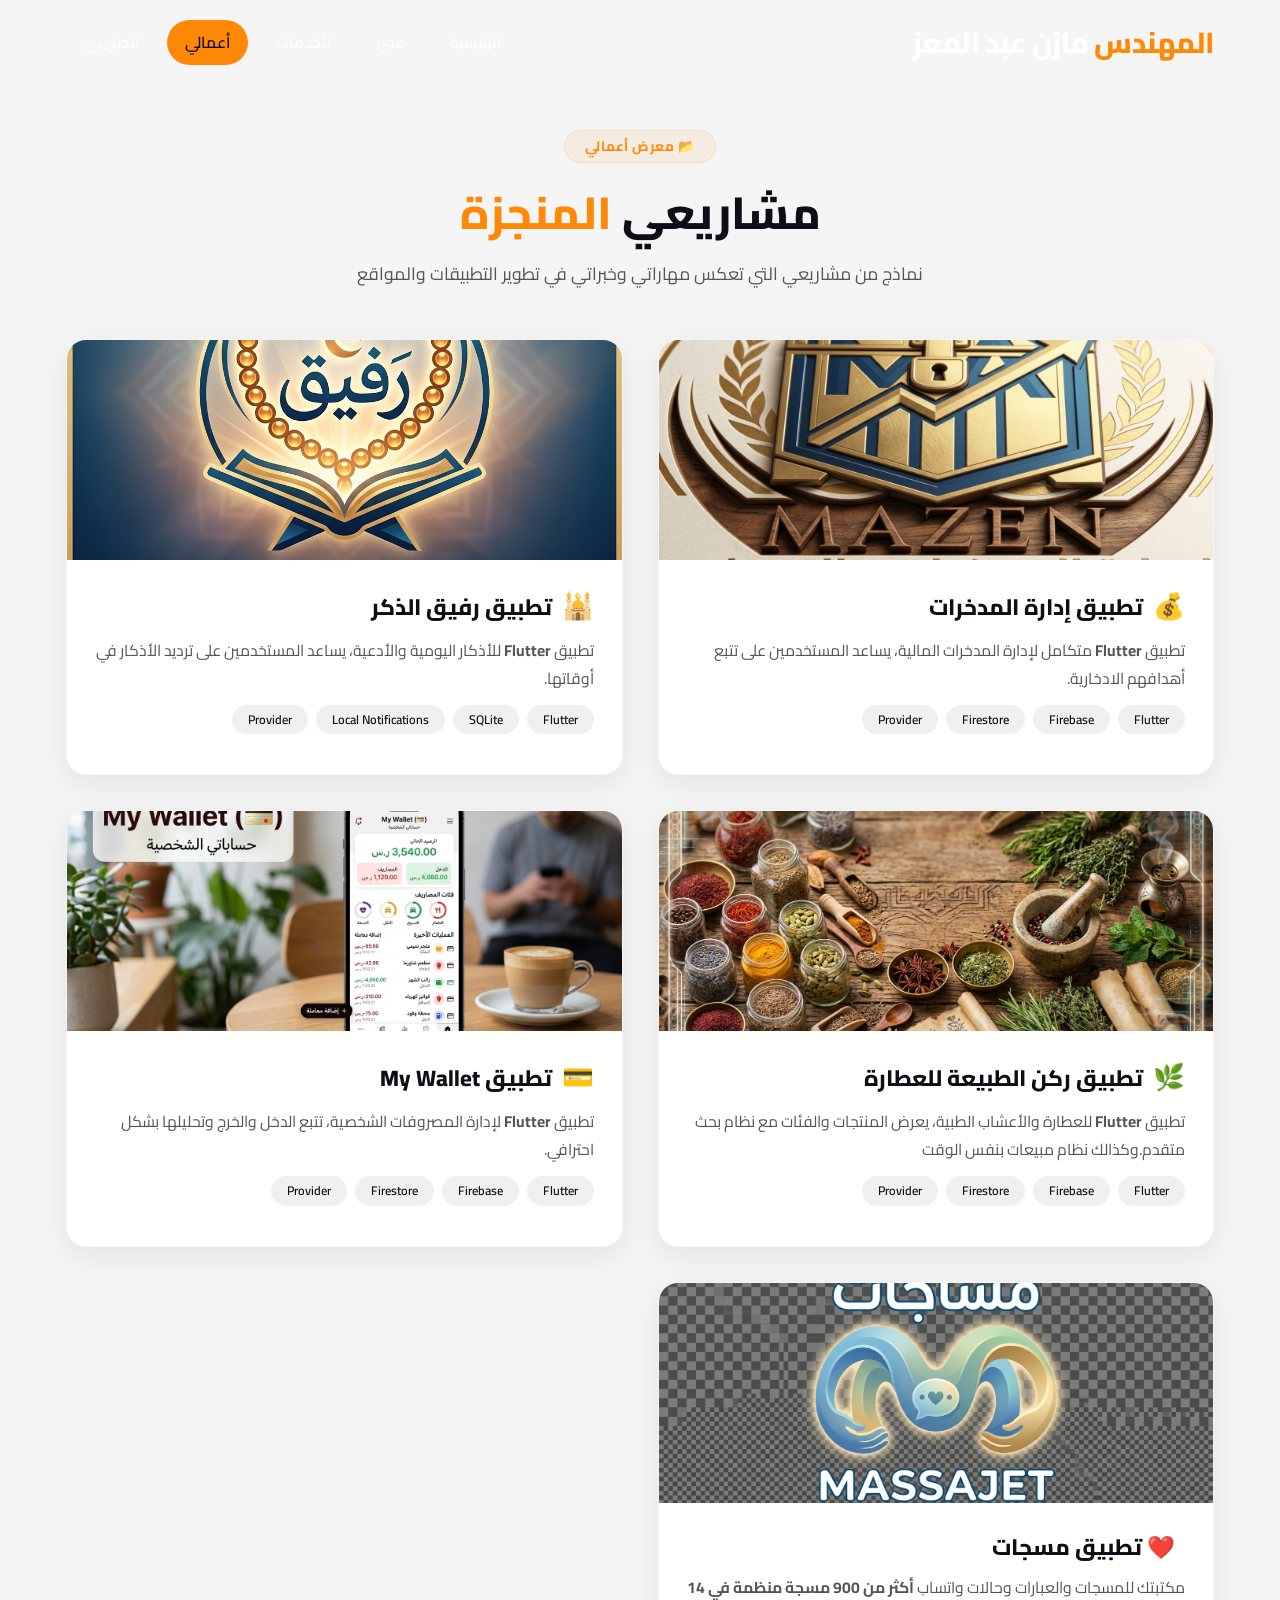
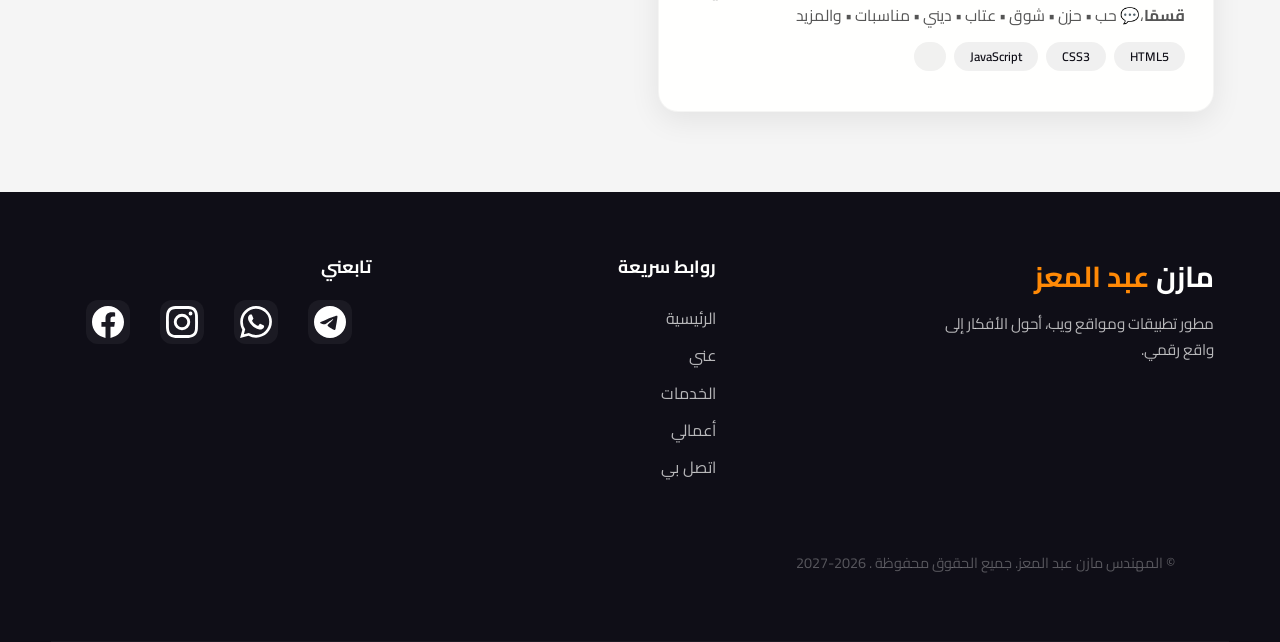
<file: portfolio.html>
<!DOCTYPE html>
<html lang="ar" dir="rtl">
<head>
    <meta charset="UTF-8" />
    <meta name="viewport" content="width=device-width, initial-scale=1.0" />
    <title>أعمالي - المهندس مازن عبد المعز</title>
    <link rel="preconnect" href="https://fonts.googleapis.com" />
    <link rel="preconnect" href="https://fonts.gstatic.com" crossorigin />
    <link href="https://fonts.googleapis.com/css2?family=Cairo:wght@400;700;800&family=Poppins:wght@400;600;700&display=swap" rel="stylesheet" />
    <link rel="stylesheet" href="https://cdnjs.cloudflare.com/ajax/libs/font-awesome/6.5.0/css/all.min.css" />
    <link rel="stylesheet" href="https://cdnjs.cloudflare.com/ajax/libs/font-awesome/6.4.2/css/all.min.css" />
    <link rel="stylesheet" href="style.css" />
    <style>
        * {
            margin: 0;
            padding: 0;
            box-sizing: border-box;
        }

        :root {
            --dark: #0f0e17;
            --dark-light: #1a1a2e;
            --white: #fffffe;
            --gold: #ff8906;
            --pink: #e53170;
            --shadow: 0 15px 45px rgba(0, 0, 0, 0.35);
            --radius: 20px;
            --transition: 0.4s cubic-bezier(0.25, 0.46, 0.45, 0.94);
        }

        body {
            font-family: 'Cairo', sans-serif;
            background: #f5f5f5;
            color: var(--dark);
            line-height: 1.7;
            overflow-x: hidden;
        }

        .container {
            width: 92%;
            max-width: 1250px;
            margin: 0 auto;
            padding: 0 15px;
        }

        a {
            text-decoration: none;
            color: inherit;
        }

        /* ======================
           شريط التنقل
        ====================== */
        #navbar {
            position: fixed;
            top: 0;
            left: 0;
            width: 100%;
            z-index: 999;
            padding: 18px 0;
            transition: var(--transition);
            background: transparent;
        }

        #navbar.scrolled {
            background: rgba(15, 14, 23, 0.92);
            backdrop-filter: blur(18px);
            padding: 12px 0;
            box-shadow: 0 8px 30px rgba(0, 0, 0, 0.25);
        }

        .nav-container {
            display: flex;
            justify-content: space-between;
            align-items: center;
        }

        .logo a {
            font-size: 1.8rem;
            font-weight: 800;
            color: var(--white);
            letter-spacing: -0.5px;
        }

        .logo span {
            color: var(--gold);
        }

        .nav-links {
            display: flex;
            list-style: none;
            gap: 10px;
        }

        .nav-links li a {
            color: rgba(255, 255, 255, 0.75);
            font-weight: 600;
            padding: 8px 18px;
            border-radius: 50px;
            transition: var(--transition);
            font-size: 0.98rem;
        }

        .nav-links li a:hover,
        .nav-links li a.active {
            color: var(--white);
            background: rgba(255, 137, 6, 0.2);
        }

        .nav-links li a.active {
            background: var(--gold);
            color: var(--dark);
        }

        .menu-toggle {
            display: none;
            color: var(--white);
            font-size: 1.8rem;
            cursor: pointer;
        }

        /* ======================
           قسم المشاريع
        ====================== */
        .page-section {
            padding: 130px 0 80px;
            background: #f5f5f5;
        }

        .section-header {
            text-align: center;
            margin-bottom: 50px;
        }

        .section-tag {
            display: inline-block;
            background: rgba(255, 137, 6, 0.08);
            color: var(--gold);
            padding: 4px 20px;
            border-radius: 50px;
            font-weight: 700;
            font-size: 0.85rem;
            letter-spacing: 0.5px;
            margin-bottom: 12px;
            border: 1px solid rgba(255, 137, 6, 0.15);
        }

        .section-header h1 {
            font-size: 2.8rem;
            font-weight: 800;
            color: var(--dark);
            margin-bottom: 8px;
        }

        .section-header h1 .highlight {
            color: var(--gold);
        }

        .section-header p {
            color: #555;
            font-size: 1.1rem;
        }

        .portfolio-grid {
            display: grid;
            grid-template-columns: repeat(auto-fit, minmax(380px, 1fr));
            gap: 35px;
        }

        .portfolio-item {
            background: var(--white);
            border-radius: var(--radius);
            overflow: hidden;
            box-shadow: 0 8px 30px rgba(0, 0, 0, 0.08);
            transition: var(--transition);
            border: 1px solid rgba(0, 0, 0, 0.04);
        }

        .portfolio-item:hover {
            transform: translateY(-12px);
            box-shadow: 0 25px 60px rgba(0, 0, 0, 0.15);
        }

        .portfolio-image {
            position: relative;
            overflow: hidden;
            height: 220px;
            background: linear-gradient(135deg, #1a1a2e, #0f0e17);
        }

        .portfolio-image img {
            width: 100%;
            height: 100%;
            object-fit: cover;
            transition: var(--transition);
        }

        .portfolio-item:hover .portfolio-image img {
            transform: scale(1.05);
        }

        .portfolio-overlay {
            position: absolute;
            inset: 0;
            background: rgba(15, 14, 23, 0.75);
            display: flex;
            align-items: center;
            justify-content: center;
            opacity: 0;
            transition: var(--transition);
            flex-direction: column;
            gap: 15px;
        }

        .portfolio-item:hover .portfolio-overlay {
            opacity: 1;
        }

        .portfolio-overlay .btn-details {
            background: var(--gold);
            color: var(--dark);
            padding: 12px 30px;
            border-radius: 50px;
            font-weight: 700;
            transition: var(--transition);
            text-decoration: none;
            font-size: 1rem;
            display: inline-flex;
            align-items: center;
            gap: 8px;
            border: none;
            cursor: pointer;
            font-family: 'Cairo', sans-serif;
        }

        .portfolio-overlay .btn-details:hover {
            transform: scale(1.08);
            background: #e67a00;
        }

        .portfolio-info {
            padding: 25px 28px;
        }

        .portfolio-info h3 {
            font-size: 1.4rem;
            font-weight: 800;
            margin-bottom: 8px;
            color: var(--dark);
            display: flex;
            align-items: center;
            gap: 10px;
        }

        .portfolio-info h3 .emoji {
            font-size: 1.6rem;
        }

        .portfolio-info .project-description {
            color: #555;
            font-size: 0.98rem;
            margin-bottom: 12px;
            line-height: 1.8;
        }

        .tech-tags {
            display: flex;
            flex-wrap: wrap;
            gap: 8px;
            margin: 12px 0 15px;
        }

        .tech-tags span {
            background: rgba(15, 14, 23, 0.06);
            padding: 4px 16px;
            border-radius: 50px;
            font-size: 0.78rem;
            font-weight: 600;
            color: var(--dark);
        }

        /* ======================================================
           نافذة التفاصيل المنبثقة (Modal)
        ====================================================== */
        .modal-overlay {
            display: none;
            position: fixed;
            inset: 0;
            background: rgba(0, 0, 0, 0.7);
            backdrop-filter: blur(8px);
            z-index: 9999;
            align-items: center;
            justify-content: center;
            padding: 30px;
            overflow-y: auto;
        }

        .modal-overlay.active {
            display: flex;
        }

        .modal-content {
            background: var(--white);
            border-radius: var(--radius);
            max-width: 900px;
            width: 100%;
            max-height: 90vh;
            overflow-y: auto;
            padding: 40px 45px;
            position: relative;
            animation: modalIn 0.4s ease;
            box-shadow: 0 30px 80px rgba(0, 0, 0, 0.5);
        }

        @keyframes modalIn {
            0% {
                transform: scale(0.8) translateY(40px);
                opacity: 0;
            }
            100% {
                transform: scale(1) translateY(0);
                opacity: 1;
            }
        }

        .modal-close {
            position: sticky;
            top: 0;
            float: left;
            background: var(--pink);
            color: var(--white);
            border: none;
            width: 40px;
            height: 40px;
            border-radius: 50%;
            font-size: 1.4rem;
            cursor: pointer;
            transition: 0.3s;
            display: flex;
            align-items: center;
            justify-content: center;
        }

        .modal-close:hover {
            transform: rotate(90deg);
            background: #c71f5a;
        }

        .modal-content .modal-header {
            display: flex;
            align-items: center;
            gap: 15px;
            margin-bottom: 20px;
            padding-bottom: 15px;
            border-bottom: 2px solid rgba(255, 137, 6, 0.15);
        }

        .modal-content .modal-header .modal-icon {
            font-size: 3rem;
            color: var(--gold);
        }

        .modal-content .modal-header h2 {
            font-size: 2rem;
            font-weight: 800;
            color: var(--dark);
        }

        .modal-content .modal-header h2 span {
            color: var(--gold);
        }

        .modal-content .modal-body h4 {
            font-size: 1.2rem;
            font-weight: 700;
            color: var(--dark);
            margin: 20px 0 10px;
            display: flex;
            align-items: center;
            gap: 10px;
        }

        .modal-content .modal-body h4 i {
            color: var(--gold);
        }

        .modal-content .modal-body p {
            color: #444;
            font-size: 1rem;
            line-height: 1.9;
            margin-bottom: 10px;
        }

        .modal-content .modal-body ul {
            list-style: none;
            padding: 0;
            display: grid;
            grid-template-columns: 1fr 1fr;
            gap: 6px 20px;
            margin: 10px 0;
        }

        .modal-content .modal-body ul li {
            padding: 6px 0;
            font-size: 0.95rem;
            color: #444;
            display: flex;
            align-items: center;
            gap: 10px;
        }

        .modal-content .modal-body ul li i {
            color: var(--gold);
            font-size: 0.85rem;
            width: 20px;
        }

        .modal-content .modal-body .tech-tags-modal {
            display: flex;
            flex-wrap: wrap;
            gap: 8px;
            margin: 10px 0 15px;
        }

        .modal-content .modal-body .tech-tags-modal span {
            background: rgba(15, 14, 23, 0.06);
            padding: 4px 16px;
            border-radius: 50px;
            font-size: 0.8rem;
            font-weight: 600;
            color: var(--dark);
        }

        .modal-content .modal-body .highlight-box {
            background: rgba(255, 137, 6, 0.06);
            border-right: 4px solid var(--gold);
            padding: 15px 20px;
            border-radius: 8px;
            margin: 15px 0;
        }

        .modal-content .modal-body .highlight-box p {
            margin: 0;
            color: #333;
        }

        /* ======================
           التذييل
        ====================== */
        footer {
            background: var(--dark);
            color: rgba(255, 255, 255, 0.7);
            padding: 60px 0 0;
        }

        .footer-container {
            display: grid;
            grid-template-columns: 1.5fr 1fr 1fr;
            gap: 40px;
            padding-bottom: 40px;
            border-bottom: 1px solid rgba(255, 255, 255, 0.05);
        }

        .footer-brand h3 {
            font-size: 1.8rem;
            color: var(--white);
            margin-bottom: 10px;
        }

        .footer-brand h3 span {
            color: var(--gold);
        }

        .footer-brand p {
            font-size: 0.95rem;
            max-width: 300px;
        }

        .footer-links h4,
        .footer-social h4 {
            color: var(--white);
            font-size: 1.1rem;
            margin-bottom: 18px;
        }

        .footer-links ul {
            list-style: none;
        }

        .footer-links ul li {
            padding: 5px 0;
        }

        .footer-links ul li a {
            transition: var(--transition);
        }

        .footer-links ul li a:hover {
            color: var(--gold);
            padding-right: 5px;
        }

        .social-icons {
            display: flex;
            gap: 12px;
        }

        .social-icons a {
            width: 44px;
            height: 44px;
            background: rgba(255, 255, 255, 0.05);
            border-radius: 12px;
            display: flex;
            align-items: center;
            justify-content: center;
            transition: var(--transition);
            color: rgba(255, 255, 255, 0.5);
            font-size: 1.3rem;
        }

        .social-icons a:hover {
            background: var(--gold);
            color: var(--dark);
            transform: translateY(-4px);
        }

        .footer-bottom {
            text-align: center;
            padding: 25px 0;
            font-size: 0.9rem;
            color: rgba(255, 255, 255, 0.3);
        }

        /* ======================
           استجابة للجوال
        ====================== */
        @media (max-width: 992px) {
            .portfolio-grid {
                grid-template-columns: repeat(auto-fit, minmax(320px, 1fr));
            }
            .footer-container {
                grid-template-columns: 1fr;
                text-align: center;
            }
            .footer-brand p {
                max-width: 100%;
            }
            .social-icons {
                justify-content: center;
            }
            .modal-content {
                padding: 25px 20px;
            }
            .modal-content .modal-body ul {
                grid-template-columns: 1fr;
            }
        }

        @media (max-width: 768px) {
            .nav-links {
                display: none;
                flex-direction: column;
                background: rgba(15, 14, 23, 0.98);
                backdrop-filter: blur(18px);
                width: 100%;
                padding: 25px 0;
                border-radius: 16px;
                margin-top: 15px;
                gap: 5px;
            }
            .nav-links.active {
                display: flex;
            }
            .nav-container {
                flex-wrap: wrap;
            }
            .menu-toggle {
                display: block;
            }
            .section-header h1 {
                font-size: 2rem;
            }
            .portfolio-grid {
                grid-template-columns: 1fr;
            }
            .modal-content .modal-header h2 {
                font-size: 1.5rem;
            }
        }

        @media (max-width: 480px) {
            .section-header h1 {
                font-size: 1.6rem;
            }
            .portfolio-info h3 {
                font-size: 1.2rem;
            }
            .modal-content {
                padding: 20px 15px;
            }
            .modal-content .modal-header .modal-icon {
                font-size: 2rem;
            }
        }
    </style>
</head>
<body>

    <!-- ========== شريط التنقل ========== -->
    <nav id="navbar">
        <div class="container nav-container">
            <div class="logo">
                <a href="index.html"><span>المهندس</span> مازن عبد المعز</a>
            </div>
            <ul class="nav-links" id="navLinks">
                <li><a href="index.html">الرئيسية</a></li>
                <li><a href="about.html">عني</a></li>
                <li><a href="services.html">الخدمات</a></li>
                <li><a href="portfolio.html" class="active">أعمالي</a></li>
                <li><a href="contact.html">اتصل بي</a></li>
            </ul>
            <div class="menu-toggle" id="mobile-menu">
                <i class="fas fa-bars"></i>
            </div>
        </div>
    </nav>

    <!-- ========== صفحة الأعمال ========== -->
    <section class="page-section portfolio-page">
        <div class="container">
            <div class="section-header">
                <span class="section-tag">📂 معرض أعمالي</span>
                <h1>مشاريعي <span class="highlight">المنجزة</span></h1>
                <p>نماذج من مشاريعي التي تعكس مهاراتي وخبراتي في تطوير التطبيقات والمواقع</p>
            </div>

            <div class="portfolio-grid">

                <!-- المشروع 1: إدارة المدخرات -->
                <div class="portfolio-item">
                    <div class="portfolio-image">
                        <img src="images/MAZEN.jpg" alt="تطبيق إدارة المدخرات" />
                        <div class="portfolio-overlay">
                            <button class="btn-details" onclick="openModal(1)">
                                <i class="fas fa-eye"></i> عرض التفاصيل
                            </button>
                        </div>
                    </div>
                    <div class="portfolio-info">
                        <h3><span class="emoji">💰</span> تطبيق إدارة المدخرات</h3>
                        <p class="project-description">
                            تطبيق <strong>Flutter</strong> متكامل لإدارة المدخرات المالية، يساعد المستخدمين على تتبع أهدافهم الادخارية.
                        </p>
                        <div class="tech-tags">
                            <span>Flutter</span><span>Firebase</span><span>Firestore</span><span>Provider</span>
                        </div>
                    </div>
                </div>

                <!-- المشروع 2: رفيق الذكر -->
                <div class="portfolio-item">
                    <div class="portfolio-image">
                        <img src="images/icon.jpg" alt="تطبيق رفيق الذكر" />
                        <div class="portfolio-overlay">
                            <button class="btn-details" onclick="openModal(2)">
                                <i class="fas fa-eye"></i> عرض التفاصيل
                            </button>
                        </div>
                    </div>
                    <div class="portfolio-info">
                        <h3><span class="emoji">🕌</span> تطبيق رفيق الذكر</h3>
                        <p class="project-description">
                            تطبيق <strong>Flutter</strong> للأذكار اليومية والأدعية، يساعد المستخدمين على ترديد الأذكار في أوقاتها.
                        </p>
                        <div class="tech-tags">
                            <span>Flutter</span><span>SQLite</span><span>Local Notifications</span><span>Provider</span>
                        </div>
                    </div>
                </div>

                <!-- المشروع 3: ركن الطبيعة للعطارة -->
                <div class="portfolio-item">
                    <div class="portfolio-image">
                        <img src="images/m.png" alt="تطبيق ركن الطبيعة للعطارة" />
                        <div class="portfolio-overlay">
                            <button class="btn-details" onclick="openModal(3)">
                                <i class="fas fa-eye"></i> عرض التفاصيل
                            </button>
                        </div>
                    </div>
                    <div class="portfolio-info">
                        <h3><span class="emoji">🌿</span> تطبيق ركن الطبيعة للعطارة</h3>
                        <p class="project-description">
                            تطبيق <strong>Flutter</strong>  للعطارة والأعشاب الطبية، يعرض المنتجات والفئات مع نظام بحث متقدم.وكذالك نظام مبيعات بنفس الوقت 
                        </p>
                        <div class="tech-tags">
                            <span>Flutter</span><span>Firebase</span><span>Firestore</span><span>Provider</span>
                        </div>
                    </div>
                </div>

                <!-- المشروع 4: My Wallet -->
                <div class="portfolio-item">
                    <div class="portfolio-image">
                        <img src="images\mma.jpg" alt="تطبيق My Wallet" />
                        <div class="portfolio-overlay">
                            <button class="btn-details" onclick="openModal(4)">
                                <i class="fas fa-eye"></i> عرض التفاصيل
                            </button>
                        </div>
                    </div>
                    <div class="portfolio-info">
                        <h3><span class="emoji">💳</span> تطبيق My Wallet</h3>
                        <p class="project-description">
                            تطبيق <strong>Flutter</strong> لإدارة المصروفات الشخصية، تتبع الدخل والخرج وتحليلها بشكل احترافي.
                        </p>
                        <div class="tech-tags">
                            <span>Flutter</span><span>Firebase</span><span>Firestore</span><span>Provider</span>
                        </div>
                    </div>
                </div>

                <!-- المشروع 5: متجر العطارة الإلكتروني -->
                <div class="portfolio-item">
                    <div class="portfolio-image">
                        <img src="images\mmmmm.jpg" alt=" ❤️ تطبيق مسجات" />
                        <div class="portfolio-overlay">
                            <button class="btn-details" onclick="openModal(5)">
                                <i class="fas fa-eye"></i> عرض التفاصيل
                            </button>
                        </div>
                    </div>
                    <div class="portfolio-info">
                        <h3><span class="emoji"></span>   ❤️ تطبيق مسجات </h3>
                        <p class="project-description">
                         مكتبتك للمسجات والعبارات وحالات واتساب <strong>  أكثر من 900 مسجة منظمة في 14 قسمًا</strong>،💬 حب • حزن • شوق • عتاب • ديني • مناسبات • والمزيد
                        </p>
                        <div class="tech-tags">
                            <span>HTML5</span><span>CSS3</span><span>JavaScript</span><span></span>
                        </div>
                    </div>
                </div>

            </div>
        </div>
    </section>

    <!-- ========================================================== -->
    <!-- نافذة التفاصيل المنبثقة (Modal) -->
    <!-- ========================================================== -->
    <div class="modal-overlay" id="modalOverlay">
        <div class="modal-content" id="modalContent">
            <button class="modal-close" onclick="closeModal()">&times;</button>

            <div class="modal-header">
                <span class="modal-icon" id="modalIcon"><i class="fas fa-piggy-bank"></i></span>
                <h2>تفاصيل <span id="modalTitle">المشروع</span></h2>
            </div>

            <div class="modal-body" id="modalBody">
                <!-- يتم ملؤها بواسطة JavaScript -->
            </div>
        </div>
    </div>

    <!-- ========== التذييل ========== -->
    <footer>
        <div class="container footer-container">
            <div class="footer-brand">
                <h3>مازن <span>عبد المعز</span></h3>
                <p>مطور تطبيقات ومواقع ويب، أحول الأفكار إلى واقع رقمي.</p>
            </div>
            <div class="footer-links">
                <h4>روابط سريعة</h4>
                <ul>
                    <li><a href="index.html">الرئيسية</a></li>
                    <li><a href="about.html">عني</a></li>
                    <li><a href="services.html">الخدمات</a></li>
                    <li><a href="portfolio.html">أعمالي</a></li>
                    <li><a href="contact.html">اتصل بي</a></li>
                </ul>
            </div>
                      <div class="footer-social">
    <h4>تابعني</h4>
    <div class="social-icons" style="display:flex;gap:20px;justify-content:center;font-size:1.8rem;">
        <!-- تليجرام -->
        <a href="https://t.me/ENG_MAZENNN" target="_blank" 
           style="color:#ffffff;text-decoration:none;transition:0.3s;display:inline-block;"
           onmouseover="this.style.color='#0088cc';this.style.transform='scale(1.2)';"
           onmouseout="this.style.color='#ffffff';this.style.transform='scale(1)';">
           <svg xmlns="http://www.w3.org/2000/svg" width="32" height="32" viewBox="0 0 24 24" fill="currentColor">
               <path d="M11.944 0A12 12 0 0 0 0 12a12 12 0 0 0 12 12 12 12 0 0 0 12-12A12 12 0 0 0 12 0a12 12 0 0 0-.056 0zm4.962 7.224c.1-.002.321.023.465.14a.506.506 0 0 1 .171.325c.016.093.036.306.02.472-.18 1.898-.962 6.502-1.36 8.627-.168.9-.499 1.201-.82 1.23-.696.065-1.225-.46-1.9-.902-1.056-.693-1.653-1.124-2.678-1.8-1.185-.78-.417-1.21.258-1.91.177-.184 3.247-2.977 3.307-3.23.007-.032.014-.15-.056-.212s-.174-.041-.249-.024c-.106.024-1.793 1.14-5.061 3.345-.48.33-.913.49-1.302.48-.428-.008-1.252-.241-1.865-.44-.752-.245-1.349-.374-1.297-.789.027-.216.325-.437.893-.663 3.498-1.524 5.83-2.529 6.998-3.014 3.332-1.386 4.025-1.627 4.476-1.635z"/>
           </svg>
        </a>
        <!-- واتساب -->
        <a href="https://wa.me/967712433463" target="_blank" 
           style="color:#ffffff;text-decoration:none;transition:0.3s;display:inline-block;"
           onmouseover="this.style.color='#25D366';this.style.transform='scale(1.2)';"
           onmouseout="this.style.color='#ffffff';this.style.transform='scale(1)';">
           <svg xmlns="http://www.w3.org/2000/svg" width="32" height="32" viewBox="0 0 24 24" fill="currentColor">
               <path d="M17.472 14.382c-.297-.149-1.758-.867-2.03-.967-.273-.099-.471-.148-.67.15-.197.297-.767.966-.94 1.164-.173.199-.347.223-.644.075-.297-.15-1.255-.463-2.39-1.475-.883-.788-1.48-1.761-1.653-2.059-.173-.297-.018-.458.13-.606.134-.133.298-.347.446-.52.149-.174.198-.298.298-.497.099-.198.05-.371-.025-.52-.075-.149-.669-1.612-.916-2.207-.242-.579-.487-.5-.669-.51-.173-.008-.371-.01-.57-.01-.198 0-.52.074-.792.372-.272.297-1.04 1.016-1.04 2.479 0 1.462 1.065 2.875 1.213 3.074.149.198 2.096 3.2 5.077 4.487.709.306 1.262.489 1.694.625.712.227 1.36.195 1.871.118.571-.085 1.758-.719 2.006-1.413.248-.694.248-1.289.173-1.413-.074-.124-.272-.198-.57-.347m-5.421 7.403h-.004a9.87 9.87 0 01-5.031-1.378l-.361-.214-3.741.982.998-3.648-.235-.374a9.86 9.86 0 01-1.51-5.26c.001-5.45 4.436-9.884 9.888-9.884 2.64 0 5.122 1.03 6.988 2.898a9.825 9.825 0 012.893 6.994c-.003 5.45-4.437 9.884-9.885 9.884m8.413-18.297A11.815 11.815 0 0012.05 0C5.495 0 .16 5.335.157 11.892c0 2.096.547 4.142 1.588 5.945L.057 24l6.305-1.654a11.882 11.882 0 005.683 1.448h.005c6.554 0 11.89-5.335 11.893-11.893a11.821 11.821 0 00-3.48-8.413z"/>
           </svg>
        </a>
        <!-- إنستغرام -->
        <a href="https://instagram.com/eng.m_azen" target="_blank" 
           style="color:#ffffff;text-decoration:none;transition:0.3s;display:inline-block;"
           onmouseover="this.style.color='#E4405F';this.style.transform='scale(1.2)';"
           onmouseout="this.style.color='#ffffff';this.style.transform='scale(1)';">
           <svg xmlns="http://www.w3.org/2000/svg" width="32" height="32" viewBox="0 0 24 24" fill="currentColor">
               <path d="M12 2.163c3.204 0 3.584.012 4.85.07 3.252.148 4.771 1.691 4.919 4.919.058 1.265.069 1.645.069 4.849 0 3.205-.012 3.584-.069 4.849-.149 3.225-1.664 4.771-4.919 4.919-1.266.058-1.644.07-4.85.07-3.204 0-3.584-.012-4.849-.07-3.26-.149-4.771-1.699-4.919-4.92-.058-1.265-.07-1.644-.07-4.849 0-3.204.013-3.583.07-4.849.149-3.227 1.664-4.771 4.919-4.919 1.266-.057 1.645-.069 4.849-.069zM12 0C8.741 0 8.333.014 7.053.072 2.695.272.273 2.69.073 7.052.014 8.333 0 8.741 0 12c0 3.259.014 3.668.072 4.948.2 4.358 2.618 6.78 6.98 6.98C8.333 23.986 8.741 24 12 24c3.259 0 3.668-.014 4.948-.072 4.354-.2 6.782-2.618 6.979-6.98.059-1.28.073-1.689.073-4.948 0-3.259-.014-3.667-.072-4.947-.196-4.354-2.617-6.78-6.979-6.98C15.668.014 15.259 0 12 0zm0 5.838a6.162 6.162 0 100 12.324 6.162 6.162 0 000-12.324zM12 16a4 4 0 110-8 4 4 0 010 8zm6.406-11.845a1.44 1.44 0 100 2.881 1.44 1.44 0 000-2.881z"/>
           </svg>
        </a>
        <!-- فيسبوك -->
        <a href="https://facebook.com/مازن عبد المعز الشرقي" target="_blank" 
           style="color:#ffffff;text-decoration:none;transition:0.3s;display:inline-block;"
           onmouseover="this.style.color='#1877F2';this.style.transform='scale(1.2)';"
           onmouseout="this.style.color='#ffffff';this.style.transform='scale(1)';">
           <svg xmlns="http://www.w3.org/2000/svg" width="32" height="32" viewBox="0 0 24 24" fill="currentColor">
               <path d="M24 12.073c0-6.627-5.373-12-12-12s-12 5.373-12 12c0 5.99 4.388 10.954 10.125 11.854v-8.385H7.078v-3.47h3.047V9.43c0-3.007 1.792-4.669 4.533-4.669 1.312 0 2.686.235 2.686.235v2.953H15.83c-1.491 0-1.956.925-1.956 1.874v2.25h3.328l-.532 3.47h-2.796v8.385C19.612 23.027 24 18.062 24 12.073z"/>
           </svg>
        </a>
    </div>
</div>
        <div class="footer-bottom">
            <p>&copy; المهندس مازن عبد المعز. جميع الحقوق محفوظة    . 2026-2027</p>
        </div>
    </footer>

    <script>
        // ==========================================================
        // بيانات المشاريع
        // ==========================================================
        var projectsData = {
            1: {
                title: ' تطبيق إدارة المدخرات - قيد التطوير ',
                icon: 'fa-piggy-bank',
                description: `

                    <p>تطبيق <strong>Flutter</strong> متكامل لإدارة المدخرات المالية، يساعد المستخدمين على تتبع أهدافهم الادخارية وتحقيقها بسهولة.</p>
                    <div class="highlight-box">
                        <p><strong>🎯 الهدف:</strong> تمكين المستخدم من إدارة مدخراته بشكل احترافي وتحديد أهداف ادخارية ومتابعة التقدم نحو تحقيقها.</p>
                    </div>
                    <h4><i class="fas fa-check-circle"></i> المميزات الرئيسية:</h4>
                    <ul>
                        <li><i class="fas fa-check-circle"></i> إنشاء أهداف ادخارية متعددة</li>
                        <li><i class="fas fa-check-circle"></i> تتبع التقدم اليومي والشهري</li>
                        <li><i class="fas fa-check-circle"></i> إشعارات تذكيرية</li>
                        <li><i class="fas fa-check-circle"></i> تقارير وإحصائيات</li>
                        <li><i class="fas fa-check-circle"></i> مزامنة مع Firebase</li>
                        <li><i class="fas fa-check-circle"></i> واجهة مستخدم سهلة وبسيطة</li>
                    </ul>
                    <h4><i class="fas fa-code"></i> التقنيات المستخدمة:</h4>
                    <div class="tech-tags-modal">
                        <span>Flutter</span><span>Firebase</span><span>Firestore</span>
                        <span>Provider</span><span>Local Notifications</span>
                    </div>
                `
            },



    2: {
    title: 'تطبيق رفيق الذكر',
    icon: 'fa-mosque',

  
    description: `
        <div class="app-description">

            <!-- مقدمة التطبيق -->
            <div class="app-intro">
                <p>
                    <strong>رفيق الذكر</strong> تطبيق Flutter للأذكار اليومية
                    والأدعية، صُمم لمساعدتك على المحافظة على أذكارك،
                    وتنظيمها، ومتابعة تقدمك اليومي بسهولة.
                </p>
            </div>

            <!-- الهدف -->
            <div class="highlight-box">
                <p>
                    <strong>
                        <i class="fas fa-bullseye"></i>
                        الهدف من التطبيق
                    </strong>
                </p>

                <p>
                    مساعدة المستخدم على المحافظة على الأذكار اليومية
                    وتنظيمها ومتابعة مدى الالتزام بها، مع إمكانية استخدام
                    التطبيق <strong>بدون الحاجة إلى الإنترنت</strong>.
                </p>
            </div>

            <!-- المميزات -->
            <h4>
                <i class="fas fa-star"></i>
                المميزات الرئيسية
            </h4>

            <ul class="features-list">

                <li>
                    <i class="fas fa-check-circle"></i>
                    <span>أذكار الصباح والمساء</span>
                </li>

                <li>
                    <i class="fas fa-check-circle"></i>
                    <span>أذكار النوم والاستيقاظ</span>
                </li>

                <li>
                    <i class="fas fa-check-circle"></i>
                    <span>إشعارات تذكيرية للأذكار</span>
                </li>

                <li>
                    <i class="fas fa-check-circle"></i>
                    <span>عداد التسبيح</span>
                </li>

                <li>
                    <i class="fas fa-check-circle"></i>
                    <span>متابعة التقدم اليومي</span>
                </li>

                <li>
                    <i class="fas fa-check-circle"></i>
                    <span>سلسلة الالتزام والاستمرارية</span>
                </li>

                <li>
                    <i class="fas fa-check-circle"></i>
                    <span>يعمل بدون اتصال بالإنترنت</span>
                </li>

            </ul>

            <!-- التقنيات -->
            <h4>
                <i class="fas fa-code"></i>
                التقنيات المستخدمة
            </h4>

            <div class="tech-tags-modal">
                <span>Flutter</span>
                <span>SQLite</span>
                <span>Provider</span>
                <span>Local Notifications</span>
            </div>

            <!-- قسم التحميل -->
            <div class="download-section">

                <div class="download-info">

                    <div class="android-icon">
                        <i class="fab fa-android"></i>
                    </div>

                    <div class="download-text">
                        <strong>تحميل تطبيق رفيق الذكر</strong>

                        <small>
                            تطبيق Android • ملف APK
                        </small>
                    </div>

                </div>

                <a
                    href="app-release.apk"
                    download="dhikr_companion.apk"
                    class="download-apk-btn"
                >
                    <i class="fas fa-download"></i>
                    <span>تحميل التطبيق APK</span>
                </a>

                <p class="download-note">
                    <i class="fas fa-info-circle"></i>
                    اضغط على الزر لبدء تحميل التطبيق مباشرة
                </p>

            </div>

        </div>
    `
},



            3: {
                title: 'تطبيق ركن الطبيعة للعطارة - قيد التطوير',
                icon: 'fa-leaf',
                description: `
                    <p>تطبيق <strong>Flutter</strong> \ العطارة والأعشاب الطبية، يعرض المنتجات والفئات مع نظام بحث متقدم ونظام مبيعات ومتابعة للعطارة كامل.</p>
                    <div class="highlight-box">
                        <p><strong>🎯 الهدف:</strong> توفير تطبيق سهلة الاستخدام لعرض منتجات العطارة، مع إمكانية البحث  وبيع ومعرفة اسعار الشراء والبيع ومتابعة العطارة من نقص المنتجات وجميع حساباتها.</p>
                    </div>
                    <h4><i class="fas fa-check-circle"></i> المميزات الرئيسية:</h4>
                    <ul>
                        <li><i class="fas fa-check-circle"></i> عرض المنتجات والفئات</li>
                        <li><i class="fas fa-check-circle"></i> نظام بحث متقدم</li>
                        <li><i class="fas fa-check-circle"></i>  نظام مبيعات</li>
                        <li><i class="fas fa-check-circle"></i> نظام تتبع العملاء والديون والمناديب </li>
                        <li><i class="fas fa-check-circle"></i>  تطبيق سهل الاستخدام </li>
                        <li><i class="fas fa-check-circle"></i>  إدارة المخزون</li>
                    </ul>
                    <h4><i class="fas fa-code"></i> التقنيات المستخدمة:</h4>
                    <div class="tech-tags-modal">
                        <span>Flutter</span><span>Firebase</span><span>Firestore</span>
                        <span>Provider</span><span>Image Picker</span>
                    </div>
                `
            },
            4: {
                title: ' تطبيق  My Wallet   قيد التطوير         ',
                icon: 'fa-wallet',
                description: `
                    <p>تطبيق <strong>Flutter</strong> لإدارة المصروفات الشخصية، تتبع الدخل والخرج وتحليلها بشكل احترافي مع تقارير مفصلة.</p>
                    <div class="highlight-box">
                        <p><strong>🎯 الهدف:</strong> تمكين المستخدم من تتبع مصروفاته اليومية وإدارة ميزانيته الشخصية بشكل احترافي وسهل.</p>
                    </div>
                    <h4><i class="fas fa-check-circle"></i> المميزات الرئيسية:</h4>
                    <ul>
                        <li><i class="fas fa-check-circle"></i> تتبع الدخل والخرج</li>
                        <li><i class="fas fa-check-circle"></i> تقارير وإحصائيات</li>
                        <li><i class="fas fa-check-circle"></i> تصنيف المعاملات</li>
                        <li><i class="fas fa-check-circle"></i> ميزانية شهرية</li>
                        <li><i class="fas fa-check-circle"></i> مزامنة مع Firebase</li>
                        <li><i class="fas fa-check-circle"></i> رسوم بيانية</li>
                    </ul>
                    <h4><i class="fas fa-code"></i> التقنيات المستخدمة:</h4>
                    <div class="tech-tags-modal">
                        <span>Flutter</span><span>Firebase</span><span>Firestore</span>
                        <span>Provider</span><span>Charts</span>
                    </div>
                `
            },
            5: {
               
    title: 'تطبيق مسجاتي ❤️',
    icon: 'fa-comment-heart',

    description: `
        <div class="app-description">

            <!-- مقدمة التطبيق -->
            <div class="app-intro">
                <p>
                    <strong>مسجاتي</strong> تطبيق Flutter عربي متكامل
                    يوفّر مكتبة شاملة من المسجات والعبارات وحالات واتساب،
                    مرتبة حسب النوع والمشاعر والمناسبة والشخص،
                    ليجد المستخدم العبارة المناسبة بسرعة وسهولة.
                </p>
            </div>

            <!-- الهدف -->
            <div class="highlight-box">
                <p>
                    <strong>
                        <i class="fas fa-bullseye"></i>
                        الهدف من التطبيق
                    </strong>
                </p>

                <p>
                    توفير مكتبة عربية جميلة ومنظمة من المسجات والعبارات،
                    بدلًا من البحث عنها في مواقع الإنترنت المتناثرة،
                    مع إمكانية استخدام التطبيق
                    <strong>بدون إنترنت وبدون حساب</strong>.
                </p>
            </div>

            <!-- المميزات -->
            <h4>
                <i class="fas fa-star"></i>
                المميزات الرئيسية
            </h4>

            <ul class="features-list">

                <li>
                    <i class="fas fa-check-circle"></i>
                    <span>مكتبة ضخمة من المسجات المنظمة</span>
                </li>

                <li>
                    <i class="fas fa-check-circle"></i>
                    <span>مسجات الحب والحزن والشوق والعتاب</span>
                </li>

                <li>
                    <i class="fas fa-check-circle"></i>
                    <span>أدعية وأذكار وآيات قرآنية موثقة</span>
                </li>

                <li>
                    <i class="fas fa-check-circle"></i>
                    <span>حالات واتساب بأنواعها المختلفة</span>
                </li>

                <li>
                    <i class="fas fa-check-circle"></i>
                    <span>بحث سريع بالعربية يدعم الهمزات</span>
                </li>

                <li>
                    <i class="fas fa-check-circle"></i>
                    <span>حفظ في المفضلة محليًا بدون حساب</span>
                </li>

                <li>
                    <i class="fas fa-check-circle"></i>
                    <span>نسخ ومشاركة بضغطة واحدة</span>
                </li>

                <li>
                    <i class="fas fa-check-circle"></i>
                    <span>رسالة يومية متجددة ومسجة عشوائية</span>
                </li>

                <li>
                    <i class="fas fa-check-circle"></i>
                    <span>وضع ليلي كامل مريح للعين</span>
                </li>

                <li>
                    <i class="fas fa-check-circle"></i>
                    <span>يعمل بدون اتصال بالإنترنت</span>
                </li>

            </ul>

            <!-- التقنيات -->
            <h4>
                <i class="fas fa-code"></i>
                التقنيات المستخدمة
            </h4>

            <div class="tech-tags-modal">
                <span>Flutter</span>
                <span>Dart</span>
                <span>Riverpod</span>
                <span>Shared Preferences</span>
                <span>Share Plus</span>
                <span>URL Launcher</span>
            </div>

            <!-- قسم التحميل -->
            <div class="download-section">

                <div class="download-info">

                    <div class="android-icon">
                        <i class="fab fa-android"></i>
                    </div>

                    <div class="download-text">
                        <strong>تحميل تطبيق مسجاتي</strong>

                        <small>
                            تطبيق Android • ملف APK
                        </small>
                    </div>

                </div>

                <a
                    href="m.apk"
                    download="masajati.apk"
                    class="download-apk-btn"
                >
                    <i class="fas fa-download"></i>
                    <span>تحميل التطبيق APK</span>
                </a>

                <p class="download-note">
                    <i class="fas fa-info-circle"></i>
                    اضغط على الزر لبدء تحميل التطبيق مباشرة
                </p>

            </div>

            <!-- معلومات المطوّر -->
            <div class="highlight-box" style="margin-top: 20px;">
                <p>
                    <strong>
                        <i class="fas fa-user-tie"></i>
                        المطوّر
                    </strong>
                </p>

                <p>
                    المهندس مازن عبد المعز
                    <br>
                    <i class="fas fa-phone"></i>
                    712433463
                </p>
            </div>

        </div>
    `

            }
        };

        // ==========================================================
        // دوال التحكم في النافذة المنبثقة
        // ==========================================================
        function openModal(projectId) {
            var data = projectsData[projectId];
            if (!data) return;

            document.getElementById('modalIcon').innerHTML = '<i class="fas ' + data.icon + '"></i>';
            document.getElementById('modalTitle').textContent = data.title;
            
            // ==========================================
            // 🔗 إضافة زر الرابط
            // ==========================================
            var linkButton = '';
            if (data.link) {
                linkButton = `
                    <div style="margin: 0 0 15px 0; text-align: center; padding: 12px; background: rgba(255,137,6,0.05); border-radius: 12px; border: 1px solid rgba(255,137,6,0.1);">
                        <a href="${data.link}" target="_blank" 
                           style="display: inline-flex; align-items: center; gap: 10px; 
                                  background: #ff8906; color: #0f0e17; 
                                  padding: 10px 30px; border-radius: 50px; 
                                  font-weight: 700; text-decoration: none; 
                                  transition: 0.3s; border: 2px solid transparent;
                                  font-size: 0.95rem;">
                            <i class="fas fa-external-link-alt"></i> 
                            🔗 زيارة المشروع على GitHub
                        </a>
                    </div>
                `;
            }
            // ==========================================
            
            document.getElementById('modalBody').innerHTML = linkButton + data.description;
            document.getElementById('modalOverlay').classList.add('active');
            document.body.style.overflow = 'hidden';
        }

        function closeModal() {
            document.getElementById('modalOverlay').classList.remove('active');
            document.body.style.overflow = 'auto';
        }

        // إغلاق النافذة بالضغط خارج المحتوى
        document.addEventListener('click', function(event) {
            var overlay = document.getElementById('modalOverlay');
            if (event.target === overlay) {
                closeModal();
            }
        });

        // إغلاق النافذة بالضغط على ESC
        document.addEventListener('keydown', function(event) {
            if (event.key === 'Escape') {
                closeModal();
            }
        });

        // ==========================================================
        // شريط التنقل
        // ==========================================================
        var menuToggle = document.getElementById('mobile-menu');
        var navLinks = document.getElementById('navLinks');
        if (menuToggle) {
            menuToggle.addEventListener('click', function() {
                navLinks.classList.toggle('active');
            });
        }

        var navbar = document.getElementById('navbar');
        window.addEventListener('scroll', function() {
            if (window.scrollY > 50) {
                navbar.classList.add('scrolled');
            } else {
                navbar.classList.remove('scrolled');
            }
        });
    </script>
</body>
</html>
</file>
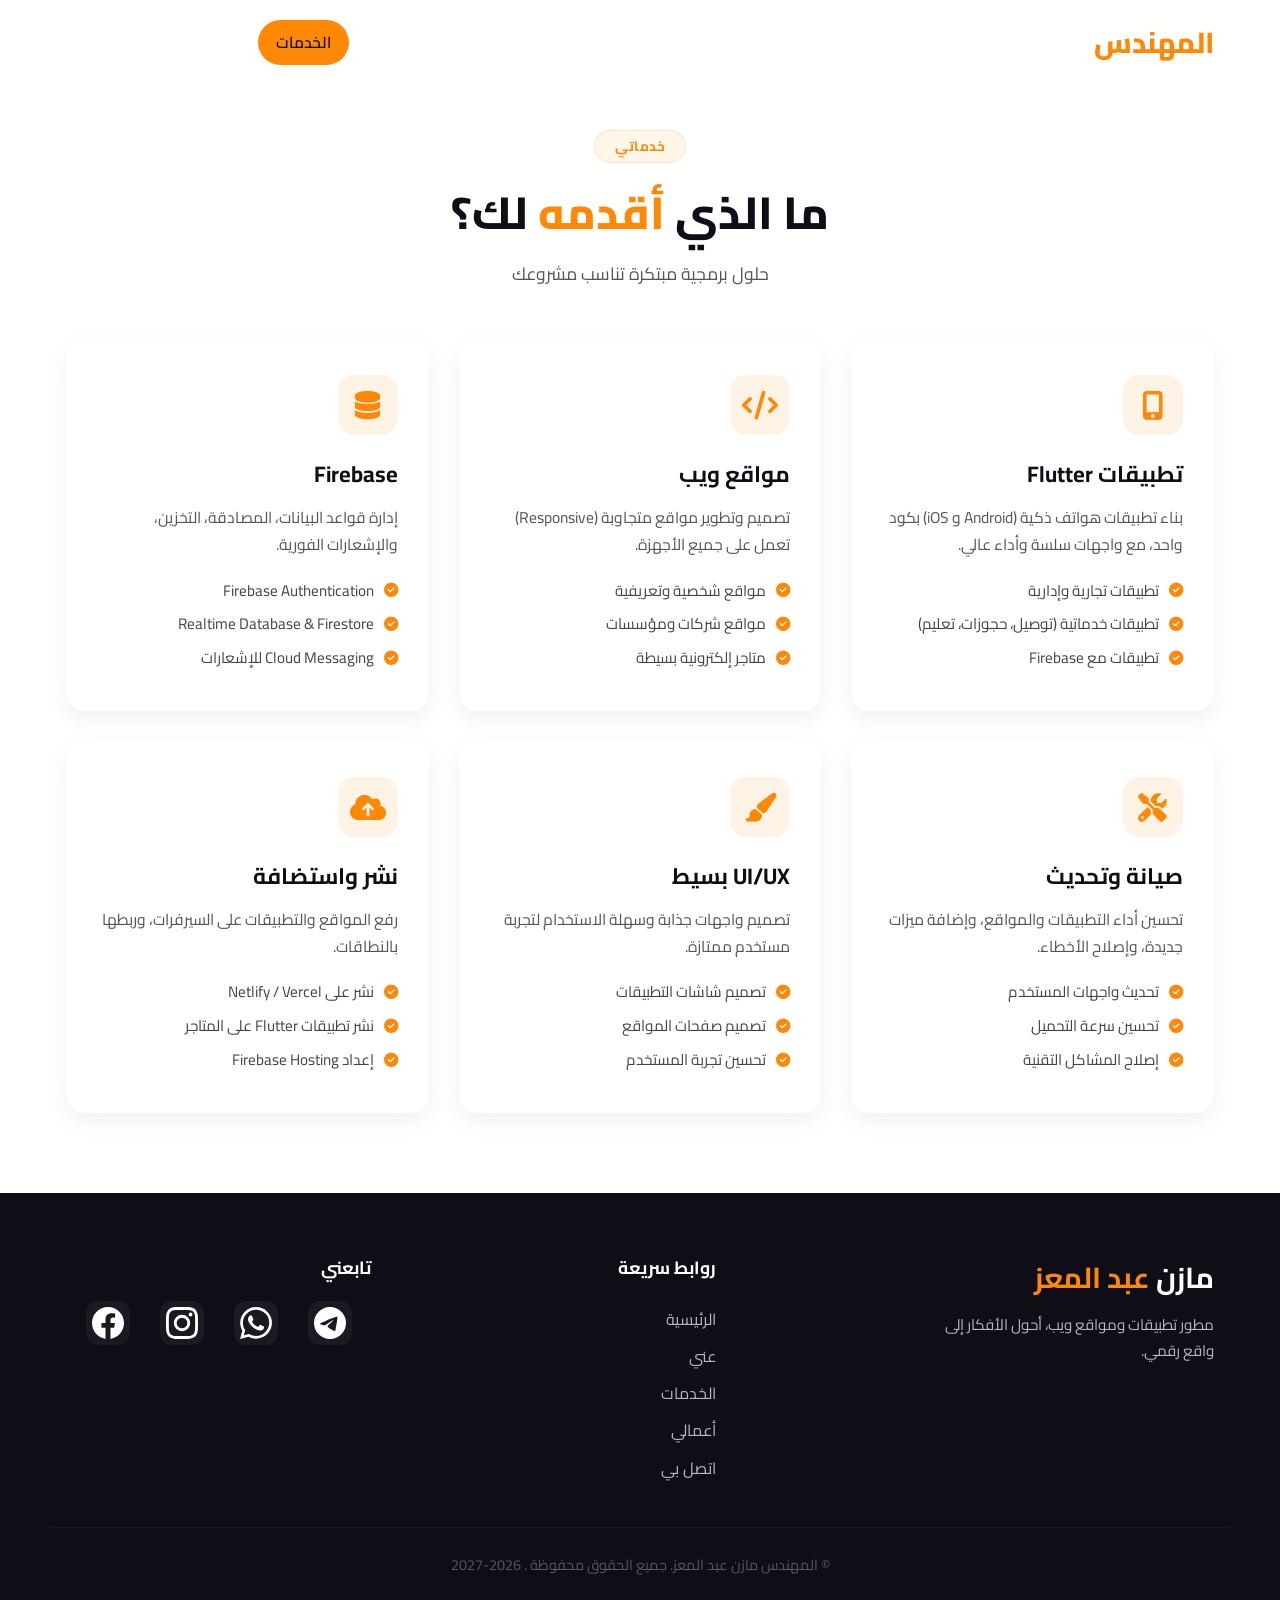
<file: services.html>
<!DOCTYPE html>
<html lang="ar" dir="rtl">
<head>
    <meta charset="UTF-8" />
    <meta name="viewport" content="width=device-width, initial-scale=1.0" />
    <title>الخدمات - مازن عبد المعز</title>
    <link rel="preconnect" href="https://fonts.googleapis.com" />
    <link rel="preconnect" href="https://fonts.gstatic.com" crossorigin />
    <link href="https://fonts.googleapis.com/css2?family=Cairo:wght@400;700;800&family=Poppins:wght@400;600;700&display=swap" rel="stylesheet" />
    <link rel="stylesheet" href="https://cdnjs.cloudflare.com/ajax/libs/font-awesome/6.5.0/css/all.min.css" />
    <link rel="stylesheet" href="https://cdnjs.cloudflare.com/ajax/libs/font-awesome/6.4.2/css/all.min.css" />
    <link rel="stylesheet" href="style.css" />
    <style>
        .footer-social .social-icons a {
            color: #ffffff !important;
            font-size: 1.5rem !important;
            transition: 0.3s;
            background: rgba(255, 255, 255, 0.05);
            border-radius: 12px;
            width: 44px;
            height: 44px;
            display: inline-flex !important;
            align-items: center;
            justify-content: center;
            text-decoration: none;
            margin: 0 5px;
        }
        .footer-social .social-icons a:hover {
            color: #ff8906 !important;
            background: rgba(255, 137, 6, 0.15);
            transform: translateY(-4px);
        }
        .social-icons {
            display: flex !important;
            gap: 12px;
            justify-content: center;
        }
    </style>
</head>
<body>

    <nav id="navbar">
        <div class="container nav-container">
            <div class="logo">
                <a href="index.html"><span>المهندس</span> مازن عبد المعز</a>
            </div>
            <ul class="nav-links" id="navLinks">
                <li><a href="index.html">الرئيسية</a></li>
                <li><a href="about.html">عني</a></li>
                <li><a href="services.html" class="active">الخدمات</a></li>
                <li><a href="portfolio.html">أعمالي</a></li>
                <li><a href="contact.html">اتصل بي</a></li>
            </ul>
            <div class="menu-toggle" id="mobile-menu">
                <i class="fas fa-bars"></i>
            </div>
        </div>
    </nav>

    <section class="page-section services-page">
        <div class="container">
            <div class="section-header">
                <span class="section-tag">خدماتي</span>
                <h1>ما الذي <span class="highlight">أقدمه</span> لك؟</h1>
                <p>حلول برمجية مبتكرة تناسب مشروعك</p>
            </div>
            <div class="services-full-grid">
                <div class="service-card glass-card">
                    <div class="service-icon"><i class="fas fa-mobile-alt"></i></div>
                    <h3>تطبيقات Flutter</h3>
                    <p>بناء تطبيقات هواتف ذكية (Android و iOS) بكود واحد، مع واجهات سلسة وأداء عالي.</p>
                    <ul>
                        <li><i class="fas fa-check-circle"></i> تطبيقات تجارية وإدارية</li>
                        <li><i class="fas fa-check-circle"></i> تطبيقات خدماتية (توصيل، حجوزات، تعليم)</li>
                        <li><i class="fas fa-check-circle"></i> تطبيقات مع Firebase</li>
                    </ul>
                </div>
                <div class="service-card glass-card">
                    <div class="service-icon"><i class="fas fa-code"></i></div>
                    <h3>مواقع ويب</h3>
                    <p>تصميم وتطوير مواقع متجاوبة (Responsive) تعمل على جميع الأجهزة.</p>
                    <ul>
                        <li><i class="fas fa-check-circle"></i> مواقع شخصية وتعريفية</li>
                        <li><i class="fas fa-check-circle"></i> مواقع شركات ومؤسسات</li>
                        <li><i class="fas fa-check-circle"></i> متاجر إلكترونية بسيطة</li>
                    </ul>
                </div>
                <div class="service-card glass-card">
                    <div class="service-icon"><i class="fas fa-database"></i></div>
                    <h3>Firebase</h3>
                    <p>إدارة قواعد البيانات، المصادقة، التخزين، والإشعارات الفورية.</p>
                    <ul>
                        <li><i class="fas fa-check-circle"></i> Firebase Authentication</li>
                        <li><i class="fas fa-check-circle"></i> Realtime Database &amp; Firestore</li>
                        <li><i class="fas fa-check-circle"></i> Cloud Messaging للإشعارات</li>
                    </ul>
                </div>
                <div class="service-card glass-card">
                    <div class="service-icon"><i class="fas fa-tools"></i></div>
                    <h3>صيانة وتحديث</h3>
                    <p>تحسين أداء التطبيقات والمواقع، وإضافة ميزات جديدة، وإصلاح الأخطاء.</p>
                    <ul>
                        <li><i class="fas fa-check-circle"></i> تحديث واجهات المستخدم</li>
                        <li><i class="fas fa-check-circle"></i> تحسين سرعة التحميل</li>
                        <li><i class="fas fa-check-circle"></i> إصلاح المشاكل التقنية</li>
                    </ul>
                </div>
                <div class="service-card glass-card">
                    <div class="service-icon"><i class="fas fa-paint-brush"></i></div>
                    <h3>UI/UX بسيط</h3>
                    <p>تصميم واجهات جذابة وسهلة الاستخدام لتجربة مستخدم ممتازة.</p>
                    <ul>
                        <li><i class="fas fa-check-circle"></i> تصميم شاشات التطبيقات</li>
                        <li><i class="fas fa-check-circle"></i> تصميم صفحات المواقع</li>
                        <li><i class="fas fa-check-circle"></i> تحسين تجربة المستخدم</li>
                    </ul>
                </div>
                <div class="service-card glass-card">
                    <div class="service-icon"><i class="fas fa-cloud-upload-alt"></i></div>
                    <h3>نشر واستضافة</h3>
                    <p>رفع المواقع والتطبيقات على السيرفرات، وربطها بالنطاقات.</p>
                    <ul>
                        <li><i class="fas fa-check-circle"></i> نشر على Netlify / Vercel</li>
                        <li><i class="fas fa-check-circle"></i> نشر تطبيقات Flutter على المتاجر</li>
                        <li><i class="fas fa-check-circle"></i> إعداد Firebase Hosting</li>
                    </ul>
                </div>
            </div>
        </div>
    </section>

    <footer>
        <div class="container footer-container">
            <div class="footer-brand">
                <h3>مازن <span>عبد المعز</span></h3>
                <p>مطور تطبيقات ومواقع ويب، أحول الأفكار إلى واقع رقمي.</p>
            </div>
            <div class="footer-links">
                <h4>روابط سريعة</h4>
                <ul>
                    <li><a href="index.html">الرئيسية</a></li>
                    <li><a href="about.html">عني</a></li>
                    <li><a href="services.html">الخدمات</a></li>
                    <li><a href="portfolio.html">أعمالي</a></li>
                    <li><a href="contact.html">اتصل بي</a></li>
                </ul>
            </div>
                    <div class="footer-social">
    <h4>تابعني</h4>
    <div class="social-icons" style="display:flex;gap:20px;justify-content:center;font-size:1.8rem;">
        <!-- تليجرام -->
        <a href="https://t.me/ENG_MAZENNN" target="_blank" 
           style="color:#ffffff;text-decoration:none;transition:0.3s;display:inline-block;"
           onmouseover="this.style.color='#0088cc';this.style.transform='scale(1.2)';"
           onmouseout="this.style.color='#ffffff';this.style.transform='scale(1)';">
           <svg xmlns="http://www.w3.org/2000/svg" width="32" height="32" viewBox="0 0 24 24" fill="currentColor">
               <path d="M11.944 0A12 12 0 0 0 0 12a12 12 0 0 0 12 12 12 12 0 0 0 12-12A12 12 0 0 0 12 0a12 12 0 0 0-.056 0zm4.962 7.224c.1-.002.321.023.465.14a.506.506 0 0 1 .171.325c.016.093.036.306.02.472-.18 1.898-.962 6.502-1.36 8.627-.168.9-.499 1.201-.82 1.23-.696.065-1.225-.46-1.9-.902-1.056-.693-1.653-1.124-2.678-1.8-1.185-.78-.417-1.21.258-1.91.177-.184 3.247-2.977 3.307-3.23.007-.032.014-.15-.056-.212s-.174-.041-.249-.024c-.106.024-1.793 1.14-5.061 3.345-.48.33-.913.49-1.302.48-.428-.008-1.252-.241-1.865-.44-.752-.245-1.349-.374-1.297-.789.027-.216.325-.437.893-.663 3.498-1.524 5.83-2.529 6.998-3.014 3.332-1.386 4.025-1.627 4.476-1.635z"/>
           </svg>
        </a>
        <!-- واتساب -->
        <a href="https://wa.me/967712433463" target="_blank" 
           style="color:#ffffff;text-decoration:none;transition:0.3s;display:inline-block;"
           onmouseover="this.style.color='#25D366';this.style.transform='scale(1.2)';"
           onmouseout="this.style.color='#ffffff';this.style.transform='scale(1)';">
           <svg xmlns="http://www.w3.org/2000/svg" width="32" height="32" viewBox="0 0 24 24" fill="currentColor">
               <path d="M17.472 14.382c-.297-.149-1.758-.867-2.03-.967-.273-.099-.471-.148-.67.15-.197.297-.767.966-.94 1.164-.173.199-.347.223-.644.075-.297-.15-1.255-.463-2.39-1.475-.883-.788-1.48-1.761-1.653-2.059-.173-.297-.018-.458.13-.606.134-.133.298-.347.446-.52.149-.174.198-.298.298-.497.099-.198.05-.371-.025-.52-.075-.149-.669-1.612-.916-2.207-.242-.579-.487-.5-.669-.51-.173-.008-.371-.01-.57-.01-.198 0-.52.074-.792.372-.272.297-1.04 1.016-1.04 2.479 0 1.462 1.065 2.875 1.213 3.074.149.198 2.096 3.2 5.077 4.487.709.306 1.262.489 1.694.625.712.227 1.36.195 1.871.118.571-.085 1.758-.719 2.006-1.413.248-.694.248-1.289.173-1.413-.074-.124-.272-.198-.57-.347m-5.421 7.403h-.004a9.87 9.87 0 01-5.031-1.378l-.361-.214-3.741.982.998-3.648-.235-.374a9.86 9.86 0 01-1.51-5.26c.001-5.45 4.436-9.884 9.888-9.884 2.64 0 5.122 1.03 6.988 2.898a9.825 9.825 0 012.893 6.994c-.003 5.45-4.437 9.884-9.885 9.884m8.413-18.297A11.815 11.815 0 0012.05 0C5.495 0 .16 5.335.157 11.892c0 2.096.547 4.142 1.588 5.945L.057 24l6.305-1.654a11.882 11.882 0 005.683 1.448h.005c6.554 0 11.89-5.335 11.893-11.893a11.821 11.821 0 00-3.48-8.413z"/>
           </svg>
        </a>
        <!-- إنستغرام -->
        <a href="https://instagram.com/eng.m_azen" target="_blank" 
           style="color:#ffffff;text-decoration:none;transition:0.3s;display:inline-block;"
           onmouseover="this.style.color='#E4405F';this.style.transform='scale(1.2)';"
           onmouseout="this.style.color='#ffffff';this.style.transform='scale(1)';">
           <svg xmlns="http://www.w3.org/2000/svg" width="32" height="32" viewBox="0 0 24 24" fill="currentColor">
               <path d="M12 2.163c3.204 0 3.584.012 4.85.07 3.252.148 4.771 1.691 4.919 4.919.058 1.265.069 1.645.069 4.849 0 3.205-.012 3.584-.069 4.849-.149 3.225-1.664 4.771-4.919 4.919-1.266.058-1.644.07-4.85.07-3.204 0-3.584-.012-4.849-.07-3.26-.149-4.771-1.699-4.919-4.92-.058-1.265-.07-1.644-.07-4.849 0-3.204.013-3.583.07-4.849.149-3.227 1.664-4.771 4.919-4.919 1.266-.057 1.645-.069 4.849-.069zM12 0C8.741 0 8.333.014 7.053.072 2.695.272.273 2.69.073 7.052.014 8.333 0 8.741 0 12c0 3.259.014 3.668.072 4.948.2 4.358 2.618 6.78 6.98 6.98C8.333 23.986 8.741 24 12 24c3.259 0 3.668-.014 4.948-.072 4.354-.2 6.782-2.618 6.979-6.98.059-1.28.073-1.689.073-4.948 0-3.259-.014-3.667-.072-4.947-.196-4.354-2.617-6.78-6.979-6.98C15.668.014 15.259 0 12 0zm0 5.838a6.162 6.162 0 100 12.324 6.162 6.162 0 000-12.324zM12 16a4 4 0 110-8 4 4 0 010 8zm6.406-11.845a1.44 1.44 0 100 2.881 1.44 1.44 0 000-2.881z"/>
           </svg>
        </a>
        <!-- فيسبوك -->
        <a href="https://facebook.com/مازن عبد المعز الشرقي" target="_blank" 
           style="color:#ffffff;text-decoration:none;transition:0.3s;display:inline-block;"
           onmouseover="this.style.color='#1877F2';this.style.transform='scale(1.2)';"
           onmouseout="this.style.color='#ffffff';this.style.transform='scale(1)';">
           <svg xmlns="http://www.w3.org/2000/svg" width="32" height="32" viewBox="0 0 24 24" fill="currentColor">
               <path d="M24 12.073c0-6.627-5.373-12-12-12s-12 5.373-12 12c0 5.99 4.388 10.954 10.125 11.854v-8.385H7.078v-3.47h3.047V9.43c0-3.007 1.792-4.669 4.533-4.669 1.312 0 2.686.235 2.686.235v2.953H15.83c-1.491 0-1.956.925-1.956 1.874v2.25h3.328l-.532 3.47h-2.796v8.385C19.612 23.027 24 18.062 24 12.073z"/>
           </svg>
        </a>
    </div>
</div>
        </div>
        <div class="footer-bottom">
            <p>&copy; المهندس مازن عبد المعز. جميع الحقوق محفوظة    . 2026-2027</p>
        </div>
    </footer>

    <script src="script.js"></script>
</body>
</html>
</file>
<file: style.css>
/* ====================
   الأساسيات
   ==================== */
* {
    margin: 0;
    padding: 0;
    box-sizing: border-box;
}

:root {
    --dark: #0f0e17;
    --dark-light: #1a1a2e;
    --white: #fffffe;
    --gold: #ff8906;
    --pink: #e53170;
    --glass: rgba(255, 255, 255, 0.08);
    --shadow: 0 15px 45px rgba(0, 0, 0, 0.35);
    --border-glass: 1px solid rgba(255, 255, 255, 0.12);
    --radius: 20px;
    --transition: 0.4s cubic-bezier(0.25, 0.46, 0.45, 0.94);
}

body {
    font-family: 'Cairo', sans-serif;
    background: var(--white);
    color: var(--dark);
    line-height: 1.7;
    overflow-x: hidden;
}

.container {
    width: 92%;
    max-width: 1250px;
    margin: 0 auto;
    padding: 0 15px;
}

a {
    text-decoration: none;
    color: inherit;
}

img {
    max-width: 100%;
    display: block;
}

/* ====================
   شريط التنقل
   ==================== */
#navbar {
    position: fixed;
    top: 0;
    left: 0;
    width: 100%;
    z-index: 999;
    padding: 18px 0;
    transition: var(--transition);
    background: transparent;
}

#navbar.scrolled {
    background: rgba(15, 14, 23, 0.92);
    backdrop-filter: blur(18px);
    -webkit-backdrop-filter: blur(18px);
    padding: 12px 0;
    box-shadow: 0 8px 30px rgba(0, 0, 0, 0.25);
}

.nav-container {
    display: flex;
    justify-content: space-between;
    align-items: center;
}

.logo a {
    font-size: 1.8rem;
    font-weight: 800;
    color: var(--white);
    letter-spacing: -0.5px;
}

.logo span {
    color: var(--gold);
}

.nav-links {
    display: flex;
    list-style: none;
    gap: 10px;
}

.nav-links li a {
    color: rgba(255, 255, 255, 0.75);
    font-weight: 600;
    padding: 8px 18px;
    border-radius: 50px;
    transition: var(--transition);
    font-size: 0.98rem;
}

.nav-links li a:hover,
.nav-links li a.active {
    color: var(--white);
    background: rgba(255, 137, 6, 0.2);
}

.nav-links li a.active {
    background: var(--gold);
    color: var(--dark);
}

.menu-toggle {
    display: none;
    color: var(--white);
    font-size: 1.8rem;
    cursor: pointer;
}

/* ====================
   قسم الترحيب (Hero)
   ==================== */
.hero {
    position: relative;
    min-height: 100vh;
    background: linear-gradient(135deg, var(--dark), var(--dark-light));
    display: flex;
    align-items: center;
    overflow: hidden;
    padding: 120px 0 60px;
}

.hero-overlay {
    position: absolute;
    inset: 0;
    background: radial-gradient(circle at 70% 30%, rgba(229, 49, 112, 0.12), transparent 60%);
    pointer-events: none;
}

.hero-container {
    display: flex;
    align-items: center;
    justify-content: space-between;
    gap: 50px;
    position: relative;
    z-index: 2;
    flex-wrap: wrap;
}

.hero-content {
    flex: 1;
    min-width: 320px;
}

.hero-badge {
    display: inline-block;
    background: rgba(255, 137, 6, 0.15);
    color: var(--gold);
    padding: 5px 20px;
    border-radius: 50px;
    font-size: 0.85rem;
    font-weight: 700;
    letter-spacing: 0.5px;
    margin-bottom: 20px;
    border: 1px solid rgba(255, 137, 6, 0.25);
}

.hero-content h1 {
    font-size: 3.8rem;
    font-weight: 800;
    color: var(--white);
    margin-bottom: 8px;
    line-height: 1.2;
}

.hero-content h1 .highlight {
    color: var(--gold);
    position: relative;
}

.typing-wrapper {
    height: 50px;
    margin-bottom: 15px;
}

.typing-text {
    font-size: 1.6rem;
    font-weight: 600;
    color: rgba(255, 255, 255, 0.7);
    font-family: 'Poppins', sans-serif;
}

.typing-text::after {
    content: '|';
    animation: blink 0.7s infinite;
}

@keyframes blink {
    0%, 100% { opacity: 1; }
    50% { opacity: 0; }
}

.hero-description {
    color: rgba(255, 255, 255, 0.6);
    font-size: 1.15rem;
    max-width: 480px;
    margin-bottom: 30px;
}

.hero-buttons {
    display: flex;
    gap: 15px;
    flex-wrap: wrap;
    margin-bottom: 35px;
}

.btn-primary {
    display: inline-flex;
    align-items: center;
    gap: 10px;
    background: var(--gold);
    color: var(--dark);
    padding: 14px 32px;
    border-radius: 50px;
    font-weight: 700;
    font-size: 1rem;
    transition: var(--transition);
    border: 2px solid transparent;
}

.btn-primary:hover {
    background: transparent;
    color: var(--gold);
    border-color: var(--gold);
    transform: translateY(-3px);
    box-shadow: 0 10px 30px rgba(255, 137, 6, 0.25);
}

.btn-glass {
    display: inline-flex;
    align-items: center;
    gap: 10px;
    background: rgba(255, 255, 255, 0.06);
    backdrop-filter: blur(10px);
    color: var(--white);
    padding: 14px 32px;
    border-radius: 50px;
    font-weight: 700;
    font-size: 1rem;
    transition: var(--transition);
    border: 1px solid rgba(255, 255, 255, 0.15);
}

.btn-glass:hover {
    background: rgba(255, 255, 255, 0.12);
    transform: translateY(-3px);
    border-color: var(--gold);
}

.hero-social {
    display: flex;
    gap: 20px;
}

.hero-social a {
    color: rgba(255, 255, 255, 0.4);
    font-size: 1.3rem;
    transition: var(--transition);
    width: 42px;
    height: 42px;
    display: flex;
    align-items: center;
    justify-content: center;
    border-radius: 50%;
    background: rgba(255, 255, 255, 0.05);
}

.hero-social a:hover {
    color: var(--gold);
    background: rgba(255, 137, 6, 0.15);
    transform: translateY(-3px);
}

/* صورة البطل */
.hero-image {
    flex: 1;
    min-width: 300px;
    display: flex;
    justify-content: center;
}

.image-wrapper {
    position: relative;
    width: 100%;
    max-width: 420px;
}

.image-wrapper img {
    width: 100%;
    border-radius: 50%;
    border: 4px solid rgba(255, 137, 6, 0.3);
    box-shadow: 0 20px 60px rgba(0, 0, 0, 0.5);
    aspect-ratio: 1/1;
    object-fit: cover;
}

.floating-badge {
    position: absolute;
    background: rgba(15, 14, 23, 0.85);
    backdrop-filter: blur(12px);
    border: 1px solid rgba(255, 137, 6, 0.2);
    border-radius: 12px;
    padding: 12px 18px;
    display: flex;
    align-items: center;
    gap: 10px;
    color: var(--white);
    box-shadow: var(--shadow);
    animation: float 4s ease-in-out infinite;
}

.floating-badge i {
    color: var(--gold);
    font-size: 1.2rem;
}

.floating-badge:first-of-type {
    top: -10px;
    right: -10px;
}

.floating-badge.second {
    bottom: 10px;
    left: -20px;
    animation-delay: 2s;
}

@keyframes float {
    0%, 100% { transform: translateY(0px); }
    50% { transform: translateY(-12px); }
}

/* الموجة السفلية */
.wave {
    position: absolute;
    bottom: 0;
    left: 0;
    width: 100%;
    z-index: 1;
}

.wave svg {
    display: block;
    width: 100%;
    height: auto;
}

/* ====================
   الأقسام العامة
   ==================== */
.section-padding {
    padding: 80px 0;
}

.section-header {
    text-align: center;
    margin-bottom: 50px;
}

.section-tag {
    display: inline-block;
    background: rgba(255, 137, 6, 0.08);
    color: var(--gold);
    padding: 4px 20px;
    border-radius: 50px;
    font-weight: 700;
    font-size: 0.85rem;
    letter-spacing: 0.5px;
    margin-bottom: 12px;
    border: 1px solid rgba(255, 137, 6, 0.15);
}

.section-header h2,
.section-header h1 {
    font-size: 2.8rem;
    font-weight: 800;
    color: var(--dark);
    margin-bottom: 8px;
}

.section-header h1 .highlight,
.section-header h2 .highlight {
    color: var(--gold);
}

.section-header p {
    color: #555;
    font-size: 1.1rem;
}

/* ====================
   بطاقات الخدمات
   ==================== */
.services-short {
    background: var(--white);
}

.services-grid {
    display: grid;
    grid-template-columns: repeat(auto-fit, minmax(280px, 1fr));
    gap: 30px;
}

.glass-card {
    background: rgba(255, 255, 255, 0.7);
    backdrop-filter: blur(10px);
    -webkit-backdrop-filter: blur(10px);
    border: var(--border-glass);
    border-radius: var(--radius);
    padding: 35px 30px;
    transition: var(--transition);
    box-shadow: 0 8px 25px rgba(0, 0, 0, 0.06);
}

.glass-card:hover {
    transform: translateY(-10px);
    box-shadow: 0 20px 50px rgba(0, 0, 0, 0.12);
    border-color: rgba(255, 137, 6, 0.2);
}

.service-icon {
    width: 60px;
    height: 60px;
    background: rgba(255, 137, 6, 0.1);
    border-radius: 16px;
    display: flex;
    align-items: center;
    justify-content: center;
    margin-bottom: 20px;
    font-size: 1.8rem;
    color: var(--gold);
    transition: var(--transition);
}

.glass-card:hover .service-icon {
    background: var(--gold);
    color: var(--dark);
}

.service-card h3 {
    font-size: 1.4rem;
    font-weight: 700;
    margin-bottom: 12px;
    color: var(--dark);
}

.service-card p {
    color: #555;
    font-size: 0.98rem;
    margin-bottom: 15px;
}

.card-link {
    color: var(--gold);
    font-weight: 700;
    font-size: 0.95rem;
    display: inline-flex;
    align-items: center;
    gap: 6px;
    transition: var(--transition);
}

.card-link:hover {
    gap: 12px;
}

/* ====================
   الإحصائيات
   ==================== */
.stats {
    background: linear-gradient(135deg, var(--dark), var(--dark-light));
    color: var(--white);
    padding: 60px 0;
}

.stats-grid {
    display: grid;
    grid-template-columns: repeat(auto-fit, minmax(150px, 1fr));
    gap: 30px;
    text-align: center;
}

.stat-number {
    font-size: 3rem;
    font-weight: 800;
    color: var(--gold);
    display: block;
    font-family: 'Poppins', sans-serif;
}

.stat-item p {
    color: rgba(255, 255, 255, 0.6);
    font-size: 1rem;
}

/* ====================
   صفحة عني
   ==================== */
.page-section {
    padding: 130px 0 80px;
    background: var(--white);
}

.about-grid {
    display: grid;
    grid-template-columns: 1fr 1.2fr;
    gap: 60px;
    align-items: center;
}

.about-image {
    position: relative;
}

.about-image img {
    border-radius: var(--radius);
    box-shadow: var(--shadow);
    width: 100%;
    aspect-ratio: 1/1;
    object-fit: cover;
}

.experience-badge {
    position: absolute;
    bottom: -20px;
    right: -20px;
    background: var(--gold);
    color: var(--dark);
    padding: 20px 25px;
    border-radius: 16px;
    text-align: center;
    box-shadow: var(--shadow);
}

.experience-badge span {
    font-size: 2.2rem;
    font-weight: 800;
    display: block;
    line-height: 1;
}

.experience-badge p {
    font-size: 0.85rem;
    font-weight: 700;
}

.about-content .section-tag {
    margin-bottom: 8px;
}

.about-content h1 {
    font-size: 2.8rem;
    font-weight: 800;
    margin-bottom: 20px;
}

.about-text {
    color: #444;
    font-size: 1.05rem;
    margin-bottom: 15px;
}

.about-skills {
    margin: 25px 0 30px;
}

.skill-item {
    margin-bottom: 14px;
}

.skill-name {
    display: block;
    font-weight: 600;
    margin-bottom: 4px;
    color: var(--dark);
}

.skill-bar {
    width: 100%;
    height: 8px;
    background: #e8e8e8;
    border-radius: 10px;
    overflow: hidden;
}

.skill-bar span {
    display: block;
    height: 100%;
    background: linear-gradient(90deg, var(--gold), var(--pink));
    border-radius: 10px;
    transition: width 1s ease;
}

/* ====================
   صفحة الخدمات (كاملة)
   ==================== */
.services-full-grid {
    display: grid;
    grid-template-columns: repeat(auto-fit, minmax(300px, 1fr));
    gap: 30px;
}

.services-full-grid .service-card ul {
    list-style: none;
    margin-top: 15px;
}

.services-full-grid .service-card ul li {
    display: flex;
    align-items: center;
    gap: 10px;
    color: #444;
    font-size: 0.95rem;
    padding: 4px 0;
}

.services-full-grid .service-card ul li i {
    color: var(--gold);
    font-size: 0.9rem;
}

/* ====================
   صفحة الأعمال
   ==================== */
.portfolio-grid {
    display: grid;
    grid-template-columns: repeat(auto-fit, minmax(300px, 1fr));
    gap: 30px;
}

.portfolio-item {
    background: var(--white);
    border-radius: var(--radius);
    overflow: hidden;
    box-shadow: 0 8px 30px rgba(0, 0, 0, 0.06);
    transition: var(--transition);
    border: 1px solid rgba(0, 0, 0, 0.04);
}

.portfolio-item:hover {
    transform: translateY(-10px);
    box-shadow: 0 20px 50px rgba(0, 0, 0, 0.12);
}

.portfolio-image {
    position: relative;
    overflow: hidden;
}

.portfolio-image img {
    width: 100%;
    height: 240px;
    object-fit: cover;
    transition: var(--transition);
}

.portfolio-item:hover .portfolio-image img {
    transform: scale(1.05);
}

.portfolio-overlay {
    position: absolute;
    inset: 0;
    background: rgba(15, 14, 23, 0.7);
    display: flex;
    align-items: center;
    justify-content: center;
    opacity: 0;
    transition: var(--transition);
}

.portfolio-item:hover .portfolio-overlay {
    opacity: 1;
}

.portfolio-overlay .btn-small {
    background: var(--gold);
    color: var(--dark);
    padding: 10px 25px;
    border-radius: 50px;
    font-weight: 700;
    transition: var(--transition);
}

.portfolio-overlay .btn-small:hover {
    transform: scale(1.05);
}

.portfolio-info {
    padding: 22px 25px;
}

.portfolio-info h3 {
    font-size: 1.2rem;
    font-weight: 700;
    margin-bottom: 6px;
}

.portfolio-info p {
    color: #555;
    font-size: 0.95rem;
    margin-bottom: 12px;
}

.tech-tags {
    display: flex;
    flex-wrap: wrap;
    gap: 8px;
}

.tech-tags span {
    background: rgba(15, 14, 23, 0.06);
    padding: 3px 16px;
    border-radius: 50px;
    font-size: 0.8rem;
    font-weight: 600;
    color: var(--dark);
}

/* ====================
   صفحة التواصل
   ==================== */
.contact-wrapper {
    display: grid;
    grid-template-columns: 1.2fr 1fr;
    gap: 50px;
}

.contact-form .form-group {
    margin-bottom: 20px;
}

.contact-form label {
    display: flex;
    align-items: center;
    gap: 8px;
    font-weight: 700;
    color: var(--dark);
    margin-bottom: 6px;
}

.contact-form label i {
    color: var(--gold);
}

.contact-form input,
.contact-form textarea {
    width: 100%;
    padding: 14px 18px;
    border: 2px solid #e0e0e0;
    border-radius: 12px;
    font-size: 1rem;
    transition: var(--transition);
    font-family: 'Cairo', sans-serif;
    background: var(--white);
}

.contact-form input:focus,
.contact-form textarea:focus {
    border-color: var(--gold);
    outline: none;
    box-shadow: 0 0 0 4px rgba(255, 137, 6, 0.1);
}

.contact-form .btn-primary {
    width: 100%;
    justify-content: center;
    padding: 16px;
    font-size: 1.1rem;
}

.form-message {
    margin-top: 15px;
    font-weight: 600;
}

.contact-info {
    padding: 35px 30px;
}

.contact-info h3 {
    font-size: 1.5rem;
    margin-bottom: 25px;
}

.contact-item {
    display: flex;
    align-items: center;
    gap: 18px;
    padding: 14px 0;
    border-bottom: 1px solid rgba(0, 0, 0, 0.04);
}

.contact-item:last-child {
    border-bottom: none;
}

.contact-item i {
    width: 44px;
    height: 44px;
    background: rgba(255, 137, 6, 0.08);
    border-radius: 12px;
    display: flex;
    align-items: center;
    justify-content: center;
    color: var(--gold);
    font-size: 1.2rem;
}

.contact-item h4 {
    font-size: 0.85rem;
    color: #888;
    font-weight: 400;
}

.contact-item p {
    font-weight: 600;
    color: var(--dark);
}

/* ====================
   التذييل
   ==================== */
footer {
    background: var(--dark);
    color: rgba(255, 255, 255, 0.7);
    padding: 60px 0 0;
}

.footer-container {
    display: grid;
    grid-template-columns: 1.5fr 1fr 1fr;
    gap: 40px;
    padding-bottom: 40px;
    border-bottom: 1px solid rgba(255, 255, 255, 0.05);
}

.footer-brand h3 {
    font-size: 1.8rem;
    color: var(--white);
    margin-bottom: 10px;
}

.footer-brand h3 span {
    color: var(--gold);
}

.footer-brand p {
    font-size: 0.95rem;
    max-width: 300px;
}

.footer-links h4,
.footer-social h4 {
    color: var(--white);
    font-size: 1.1rem;
    margin-bottom: 18px;
}

.footer-links ul {
    list-style: none;
}

.footer-links ul li {
    padding: 5px 0;
}

.footer-links ul li a {
    transition: var(--transition);
}

.footer-links ul li a:hover {
    color: var(--gold);
    padding-right: 5px;
}

.social-icons {
    display: flex;
    gap: 12px;
}

.social-icons a {
    width: 44px;
    height: 44px;
    background: rgba(255, 255, 255, 0.05);
    border-radius: 12px;
    display: flex;
    align-items: center;
    justify-content: center;
    transition: var(--transition);
    color: rgba(255, 255, 255, 0.5);
}

.social-icons a:hover {
    background: var(--gold);
    color: var(--dark);
    transform: translateY(-4px);
}

.footer-bottom {
    text-align: center;
    padding: 25px 0;
    font-size: 0.9rem;
    color: rgba(255, 255, 255, 0.3);
}

/* ====================
   تنسيقات إضافية للأيقونات (لضمان الظهور)
   ==================== */
.footer-social .social-icons a {
    color: #ffffff !important;
    font-size: 1.5rem !important;
    transition: 0.3s;
    background: rgba(255, 255, 255, 0.05);
    border-radius: 12px;
    width: 44px;
    height: 44px;
    display: inline-flex !important;
    align-items: center;
    justify-content: center;
    text-decoration: none;
    margin: 0 5px;
}

.footer-social .social-icons a:hover {
    color: #ff8906 !important;
    background: rgba(255, 137, 6, 0.15);
    transform: translateY(-4px);
}

.social-icons {
    display: flex !important;
    gap: 12px;
    justify-content: center;
}

.hero-social a {
    color: rgba(255, 255, 255, 0.7) !important;
    font-size: 1.3rem !important;
    transition: 0.3s;
    width: 42px;
    height: 42px;
    display: inline-flex !important;
    align-items: center;
    justify-content: center;
    border-radius: 50%;
    background: rgba(255, 255, 255, 0.05);
    text-decoration: none;
    margin: 0 5px;
}

.hero-social a:hover {
    color: #ff8906 !important;
    background: rgba(255, 137, 6, 0.15);
    transform: translateY(-3px);
}

.hero-social {
    display: flex !important;
    gap: 20px;
    justify-content: center;
}

/* ====================
   تأثيرات الظهور (Scroll Reveal)
   ==================== */
.hidden {
    opacity: 0;
    transform: translateY(40px);
    transition: opacity 0.8s ease, transform 0.8s ease;
}

.visible {
    opacity: 1;
    transform: translateY(0);
}

/* ترتيب ظهور العناصر */
.service-card:nth-child(1) { transition-delay: 0.05s; }
.service-card:nth-child(2) { transition-delay: 0.15s; }
.service-card:nth-child(3) { transition-delay: 0.25s; }
.service-card:nth-child(4) { transition-delay: 0.35s; }
.service-card:nth-child(5) { transition-delay: 0.45s; }
.service-card:nth-child(6) { transition-delay: 0.55s; }

.portfolio-item:nth-child(1) { transition-delay: 0.05s; }
.portfolio-item:nth-child(2) { transition-delay: 0.15s; }
.portfolio-item:nth-child(3) { transition-delay: 0.25s; }
.portfolio-item:nth-child(4) { transition-delay: 0.35s; }
.portfolio-item:nth-child(5) { transition-delay: 0.45s; }
.portfolio-item:nth-child(6) { transition-delay: 0.55s; }

/* ====================
   الاستجابة للجوال
   ==================== */
@media (max-width: 992px) {
    .hero-content h1 {
        font-size: 2.8rem;
    }

    .about-grid {
        grid-template-columns: 1fr;
    }

    .contact-wrapper {
        grid-template-columns: 1fr;
    }

    .footer-container {
        grid-template-columns: 1fr;
        text-align: center;
    }

    .footer-brand p {
        max-width: 100%;
    }

    .social-icons {
        justify-content: center;
    }
}

@media (max-width: 768px) {
    .nav-links {
        display: none;
        flex-direction: column;
        background: rgba(15, 14, 23, 0.98);
        backdrop-filter: blur(18px);
        width: 100%;
        padding: 25px 0;
        border-radius: 16px;
        margin-top: 15px;
        gap: 5px;
    }

    .nav-links.active {
        display: flex;
    }

    .nav-container {
        flex-wrap: wrap;
    }

    .menu-toggle {
        display: block;
    }

    .hero-container {
        flex-direction: column-reverse;
        text-align: center;
    }

    .hero-content h1 {
        font-size: 2.2rem;
    }

    .hero-buttons {
        justify-content: center;
    }

    .hero-social {
        justify-content: center;
    }

    .hero-description {
        max-width: 100%;
    }

    .section-header h2,
    .section-header h1 {
        font-size: 2rem;
    }

    .stats-grid {
        grid-template-columns: 1fr 1fr;
    }

    .services-grid,
    .services-full-grid,
    .portfolio-grid {
        grid-template-columns: 1fr;
    }

    .floating-badge {
        display: none;
    }

    .about-image img {
        max-height: 350px;
    }

    .experience-badge {
        right: 10px;
        bottom: -10px;
        padding: 12px 18px;
    }

    .experience-badge span {
        font-size: 1.6rem;
    }
}

@media (max-width: 480px) {
    .hero-content h1 {
        font-size: 1.8rem;
    }

    .typing-text {
        font-size: 1.2rem;
    }

    .hero-buttons .btn-primary,
    .hero-buttons .btn-glass {
        width: 100%;
        justify-content: center;
    }

    .stats-grid {
        grid-template-columns: 1fr 1fr;
        gap: 15px;
    }

    .stat-number {
        font-size: 2.2rem;
    }
}
















/* ==========================================
   تطبيق رفيق الذكر
========================================== */

.app-description {
    direction: rtl;
    text-align: right;
    line-height: 1.9;
}

/* المقدمة */
.app-intro {
    margin-bottom: 20px;
}

.app-intro p {
    margin: 0;
}

/* صندوق الهدف */
.highlight-box {
    margin: 20px 0;
    padding: 18px 20px;
    border-radius: 14px;
}

.highlight-box p {
    margin: 5px 0;
}

/* عناوين الأقسام */
.app-description h4 {
    display: flex;
    align-items: center;
    gap: 9px;
    margin-top: 25px;
    margin-bottom: 14px;
}

.app-description h4 i {
    font-size: 17px;
}

/* قائمة المميزات */
.features-list {
    list-style: none;
    padding: 0;
    margin: 0;
}

.features-list li {
    display: flex;
    align-items: center;
    gap: 10px;
    padding: 7px 0;
}

.features-list li i {
    font-size: 14px;
    flex-shrink: 0;
}

/* التقنيات */
.tech-tags-modal {
    display: flex;
    flex-wrap: wrap;
    gap: 8px;
    margin-top: 10px;
}

.tech-tags-modal span {
    padding: 6px 12px;
    border-radius: 20px;
    font-size: 13px;
}

/* ==========================================
   قسم تحميل التطبيق
========================================== */

.download-section {
    margin-top: 30px;
    padding: 22px;
    border-radius: 18px;
    text-align: center;
}

/* معلومات التطبيق */
.download-info {
    display: flex;
    align-items: center;
    justify-content: center;
    gap: 14px;
    margin-bottom: 20px;
}

/* أيقونة Android */
.android-icon {
    width: 52px;
    height: 52px;
    display: flex;
    align-items: center;
    justify-content: center;
    border-radius: 14px;
}

.android-icon i {
    font-size: 30px;
}

/* نص التحميل */
.download-text {
    display: flex;
    flex-direction: column;
    text-align: right;
    gap: 3px;
}

.download-text strong {
    font-size: 17px;
}

.download-text small {
    font-size: 12px;
    opacity: 0.7;
}

/* زر تحميل APK */
.download-apk-btn {
    width: 100%;
    box-sizing: border-box;

    display: flex;
    align-items: center;
    justify-content: center;
    gap: 10px;

    padding: 14px 20px;

    border-radius: 12px;

    text-decoration: none;

    font-size: 16px;
    font-weight: 700;

    transition:
        transform 0.2s ease,
        box-shadow 0.2s ease,
        opacity 0.2s ease;
}

.download-apk-btn i {
    font-size: 18px;
}

/* تأثير المرور */
.download-apk-btn:hover {
    transform: translateY(-2px);
    opacity: 0.92;
}

/* تأثير الضغط */
.download-apk-btn:active {
    transform: scale(0.98);
}

/* ملاحظة أسفل الزر */
.download-note {
    margin: 12px 0 0;
    font-size: 12px;
    opacity: 0.65;
}

.download-note i {
    margin-left: 4px;
}
</file>
